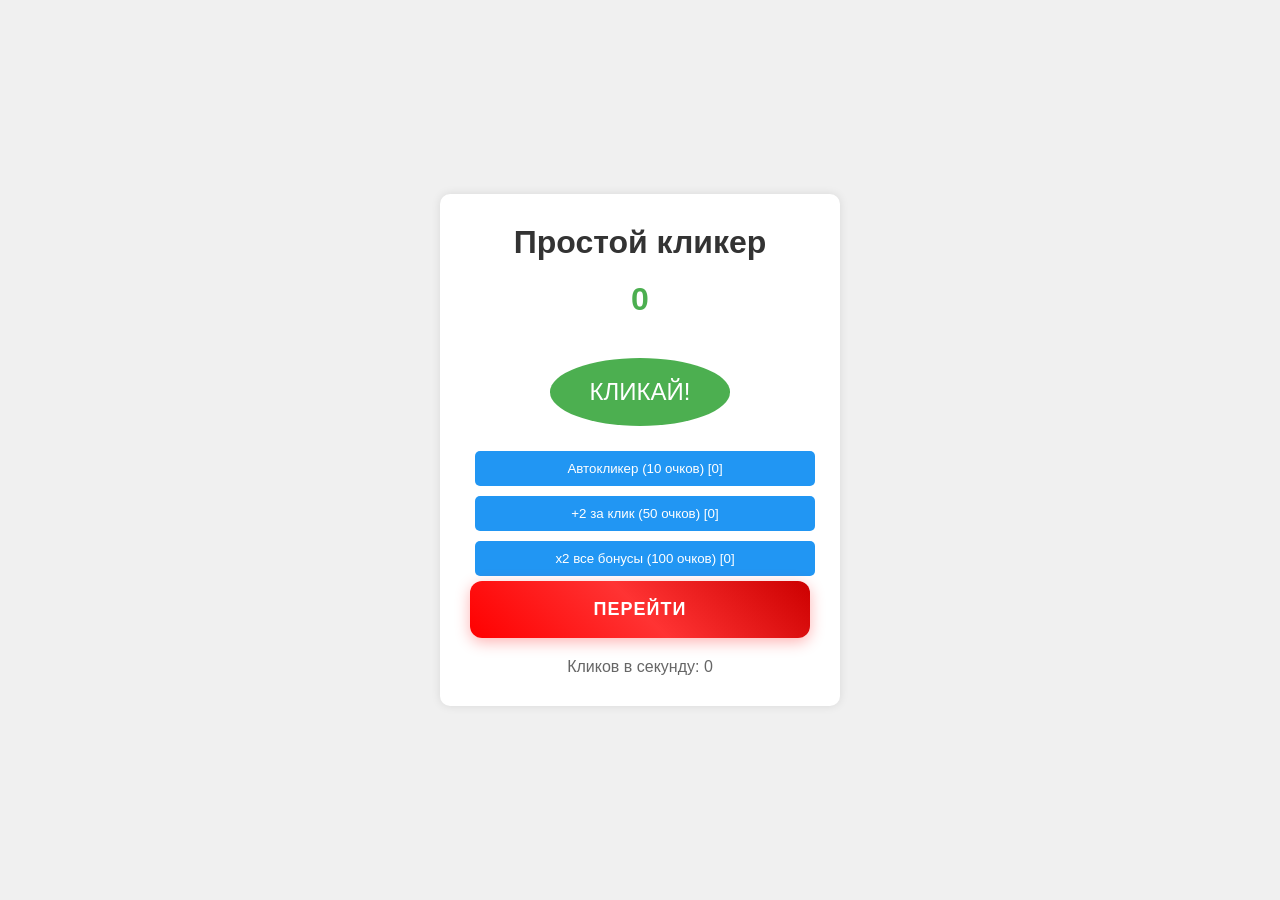
<file: sites/clicker_game.html>
<!DOCTYPE html>
<html>
<head>
    <title>Простой кликер</title>
    <style>
        /* Обнуляем стандартные отступы и включаем правильную модель размеров */
        * { margin: 0; padding: 0; box-sizing: border-box; }
        
        /* Стили для всей страницы */
        body {
            font-family: Arial; /* Шрифт Arial для всего текста */
            background: #f0f0f0; /* Светло-серый фон страницы */
            padding: 20px; /* Отступы от краев окна браузера */
            display: flex; /* Включаем flex-расположение для центрирования */
            justify-content: center; /* Центрируем содержимое по горизонтали */
            align-items: center; /* Центрируем содержимое по вертикали */
            min-height: 100vh; /* Минимальная высота = высота окна браузера */
        }
        
        /* Основной контейнер игры */
        .game-container {
            background: white; /* Белый фон контейнера */
            padding: 30px; /* Внутренние отступы контейнера */
            border-radius: 10px; /* Закругленные углы контейнера */
            box-shadow: 0 0 10px rgba(0,0,0,0.1); /* Тень вокруг контейнера */
            text-align: center; /* Выравнивание текста по центру */
            width: 400px; /* Фиксированная ширина контейнера */
        }
        
        /* Заголовок игры */
        h1 {
            color: #333; /* Темно-серый цвет текста */
            margin-bottom: 20px; /* Отступ снизу от заголовка */
        }
        
        /* Блок отображения счета */
        .score {
            font-size: 32px; /* Размер шрифта для счета */
            font-weight: bold; /* Жирное начертание */
            color: #4CAF50; /* Зеленый цвет текста */
            margin: 20px 0; /* Отступы сверху и снизу */
        }
        
        /* Основная кнопка для кликов */
        .click-btn {
            background: #4CAF50; /* Зеленый фон кнопки */
            color: white; /* Белый текст на кнопке */
            border: none; /* Убираем стандартную рамку */
            padding: 20px 40px; /* Внутренние отступы кнопки */
            font-size: 24px; /* Размер шрифта на кнопке */
            border-radius: 50%; /* Делаем кнопку круглой */
            cursor: pointer; /* Меняем курсор на "указатель" при наведении */
            margin: 20px 0; /* Отступы сверху и снизу */
            transition: transform 0.1s; /* Плавная анимация при изменении transform */
        }
        
        /* Эффект при нажатии на кнопку */
        .click-btn:active {
            transform: scale(0.95); /* Уменьшаем размер кнопки до 95% */
        }
        
        /* Кнопки улучшений */
        .upgrade {
            background: #2196F3; /* Синий фон кнопок улучшений */
            color: white; /* Белый текст на кнопках */
            border: none; /* Убираем стандартную рамку */
            padding: 10px 20px; /* Внутренние отступы */
            margin: 5px; /* Внешние отступы между кнопками */
            border-radius: 5px; /* Закругленные углы */
            cursor: pointer; /* Курсор "указатель" при наведении */
            width: 100%; /* Ширина на весь доступный контейнер */
        }
        
        /* Стили для отключенных кнопок улучшений */
        .upgrade:disabled {
            background: #ccc; /* Серый фон для отключенных кнопок */
            cursor: not-allowed; /* Курсор "недоступно" для отключенных кнопок */
        }
        
        /* Информационный блок */
        .info {
            margin-top: 20px; /* Отступ сверху от предыдущего элемента */
            color: #666; /* Серый цвет текста */
        }
      /* Стили для всей формы */
.form {
  background: rgba(255, 255, 255, 0.95);
  padding: 40px;
  border-radius: 20px;
  box-shadow: 0 10px 30px rgba(255, 0, 0, 0.2);
  width: 100%;
  max-width: 500px;
  margin: 50px auto;
  border: 2px solid transparent;
  transition: all 0.4s ease;
  animation: formGlow 3s infinite alternate;
}

.form:hover {
  box-shadow: 0 15px 40px rgba(255, 0, 0, 0.3);
  transform: translateY(-5px);
}

/* Анимация свечения формы */
@keyframes formGlow {
  0% {
    border-color: rgba(255, 0, 0, 0.2);
    box-shadow: 0 10px 30px rgba(255, 0, 0, 0.2);
  }
  100% {
    border-color: rgba(255, 50, 50, 0.4);
    box-shadow: 0 10px 30px rgba(255, 50, 50, 0.4);
  }
}

/* Поля ввода в форме */
form input,
form textarea,
form select {
  width: 100%;
  padding: 15px;
  margin-bottom: 20px;
  border: 2px solid #ddd;
  border-radius: 10px;
  font-size: 16px;
  transition: all 0.3s ease;
  background: white;
}

form input:focus,
form textarea:focus,
form select:focus {
  outline: none;
  border-color: #ff3333;
  box-shadow: 0 0 0 3px rgba(255, 51, 51, 0.2);
  transform: scale(1.02);
}

/* Кнопка в форме */
form button {
  background: linear-gradient(45deg, #ff0000, #ff3333, #cc0000);
  color: white;
  padding: 18px 40px;
  border: none;
  border-radius: 12px;
  font-size: 18px;
  font-weight: bold;
  cursor: pointer;
  width: 100%;
  position: relative;
  overflow: hidden;
  transition: all 0.3s ease;
  box-shadow: 0 4px 15px rgba(255, 0, 0, 0.3);
  text-transform: uppercase;
  letter-spacing: 1px;
}

form button:hover {
  transform: translateY(-3px);
  box-shadow: 0 8px 25px rgba(255, 0, 0, 0.4);
  background: linear-gradient(45deg, #ff3333, #ff0000, #ff3333);
}

form button:active {
  transform: translateY(1px);
}

/* Анимация пульсации кнопки */
@keyframes pulse {
  0% { box-shadow: 0 4px 15px rgba(255, 0, 0, 0.3); }
  50% { box-shadow: 0 4px 25px rgba(255, 0, 0, 0.6); }
  100% { box-shadow: 0 4px 15px rgba(255, 0, 0, 0.3); }
}

form button {
  animation: pulse 2s infinite;
}

/* Эффект блеска на кнопке */
form button::after {
  content: '';
  position: absolute;
  top: -50%;
  left: -50%;
  width: 200%;
  height: 200%;
  background: rgba(255, 255, 255, 0.1);
  transform: rotate(45deg);
  transition: all 0.5s ease;
  opacity: 0;
}

form button:hover::after {
  opacity: 1;
  animation: shine 1.5s ease;
}

@keyframes shine {
  0% { transform: translateX(-100%) translateY(-100%) rotate(45deg); }
  100% { transform: translateX(100%) translateY(100%) rotate(45deg); }
}

/* Заголовок формы */
form h2 {
  color: #ff0000;
  text-align: center;
  margin-bottom: 30px;
  font-size: 28px;
  text-shadow: 2px 2px 4px rgba(0, 0, 0, 0.1);
  animation: titleGlow 2s infinite alternate;
}

@keyframes titleGlow {
  0% { color: #ff0000; }
  100% { color: #ff6666; }
}

/* Метки (labels) */
form label {
  display: block;
  margin-bottom: 8px;
  color: #333;
  font-weight: 600;
  transition: color 0.3s ease;
}

form label:hover {
  color: #ff3333;
}

/* Анимация появления формы */
@keyframes formAppear {
  from {
    opacity: 0;
    transform: translateY(30px);
  }
  to {
    opacity: 1;
    transform: translateY(0);
  }
}

form {
  animation: formAppear 0.8s ease-out;
}
    </style>
</head>
<body>
    <!-- Основной контейнер для всей игры -->
    <div class="game-container">
        <!-- Главный заголовок игры -->
        <h1>Простой кликер</h1>
        
        <!-- Блок для отображения текущего счета -->
        <div class="score" id="score">0</div>
        
        <!-- Основная кнопка для набора очков -->
      <button class="click-btn" id="click-btn">КЛИКАЙ!</button>
        
        <!-- Контейнер для кнопок улучшений -->
        <div id="upgrades">
            <!-- Кнопка покупки автокликера - при клике вызывает buyUpgrade(1) -->
            <button class="upgrade" onclick="buyUpgrade(1)">Автокликер (10 очков)<span id="upgrade1-count">&nbsp;[0]</span></button>
            
            <!-- Кнопка улучшения силы клика - при клике вызывает buyUpgrade(2) -->
            <button class="upgrade" onclick="buyUpgrade(2)">+2 за клик (50 очков)<span id="upgrade2-count">&nbsp;[0]</span></button>
            
            <!-- Кнопка умножения всех бонусов - при клике вызывает buyUpgrade(3) -->
            <button class="upgrade" onclick="buyUpgrade(3)">x2 все бонусы (100 очков)<span id="upgrade3-count">&nbsp;[0]</span></button>
        </div>
        <form action="https://codepen.io/tcsarvta-the-lessful" method="get">
    <button class="button" type="submit">Перейти</button>
</form>
        <!-- Информационный блок с количеством кликов в секунду -->
        <div class="info">
            Кликов в секунду: <span id="cps">0</span>
        </div>
    </div>

    <script>
        // === ПЕРЕМЕННЫЕ ИГРЫ ===
        
        // Текущее количество очков игрока
        let score = 0;
        
        // Количество очков, получаемое за один клик
        let clickPower = 1;
        
        // Количество очков, получаемое автоматически каждую секунду
        let pointsPerSecond = 0;
        
        // === МАССИВ УЛУЧШЕНИЙ ===
        // Каждое улучшение - объект с параметрами:
        let upgrades = [
            { id: 1, cost: 10, count: 0, power: 1 },  // Улучшение 1: автокликер
            { id: 2, cost: 50, count: 0, power: 2 },  // Улучшение 2: +2 за клик
            { id: 3, cost: 100, count: 0, power: 2 }  // Улучшение 3: x2 все бонусы
        ];
        
        // === ПОЛУЧЕНИЕ ССЫЛОК НА HTML-ЭЛЕМЕНТЫ ===
        
        // Элемент для отображения счета
        const scoreElement = document.getElementById('score');
        
        // Элемент для отображения кликов в секунду
        const cpsElement = document.getElementById('cps');
        
        // Основная кнопка для кликов
        const clickBtn = document.getElementById('click-btn');
        
        // === ОБРАБОТЧИК КЛИКА ПО ОСНОВНОЙ КНОПКЕ ===
        
        // При клике на кнопку:
        clickBtn.onclick = function() {
            // Увеличиваем счет на значение clickPower
            score += clickPower;
            // Обновляем отображение интерфейса
            updateUI();
        };
        
        // === ФУНКЦИЯ ПОКУПКИ УЛУЧШЕНИЯ ===
        
        // Функция вызывается при клике на кнопку улучшения
        function buyUpgrade(id) {
            // Находим объект улучшения по его id
            const upgrade = upgrades.find(u => u.id === id);
            
            // Проверяем, хватает ли очков для покупки
            if (score >= upgrade.cost) {
                // Вычитаем стоимость из очков
                score -= upgrade.cost;
                // Увеличиваем счетчик купленных улучшений
                upgrade.count++;
                upgrade.cost = Math.round(upgrade.cost * 1.5);
                
                // Применяем эффект улучшения в зависимости от его id
                if (id === 1) {
                  document.getElementById('upgrade1-count').textContent = `[${upgrade.count}]`;
                    // Улучшение 1: добавляем автокликер
                    pointsPerSecond += upgrade.power;
                } else if (id === 2) {
                  document.getElementById('upgrade2-count').textContent = `[${upgrade.count}]`;
                    // Улучшение 2: увеличиваем силу клика
                    clickPower += upgrade.power;
                } else if (id === 3) {
                  document.getElementById('upgrade3-count').textContent = `[${upgrade.count}]`;
                    // Улучшение 3: удваиваем все бонусы
                    pointsPerSecond *= 2;
                    clickPower *= 2;
                }
                
                // Обновляем интерфейс
                updateUI();
            }
        }
        
        // === ФУНКЦИЯ ОБНОВЛЕНИЯ ИНТЕРФЕЙСА ===
        
        // Обновляет все отображаемые значения на странице
        function updateUI() {
            // Обновляем отображение счета
            scoreElement.textContent = score;
            // Обновляем отображение кликов в секунду
            cpsElement.textContent = pointsPerSecond;
          
          document.querySelectorAll('.upgrade')[0].innerHTML = 
            `Автокликер (${upgrades[0].cost} очков) <span id="upgrade1-count">[${upgrades[0].count}]</span>`;

          document.querySelectorAll('.upgrade')[1].innerHTML = 
            `+2 за клик (${upgrades[1].cost} очков) <span id="upgrade2-count">[${upgrades[1].count}]</span>`;

          document.querySelectorAll('.upgrade')[2].innerHTML = 
            `x2 все бонусы (${upgrades[2].cost} очков) <span id="upgrade3-count">[${upgrades[2].count}]</span>`;

        }
        
        // === ИГРОВОЙ ЦИКЛ ===
        
        // setInterval вызывает функцию каждые 1000 миллисекунд (1 секунду)
        setInterval(function() {
            // Добавляем очки, которые генерируются автоматически
            score += pointsPerSecond;
            // Обновляем интерфейс
            updateUI();
        }, 1000);
        
        // === ИНИЦИАЛИЗАЦИЯ ИГРЫ ===
        
        // Вызываем updateUI при загрузке страницы для начального отображения
        updateUI();
    </script>
</body>
</html>
</file>
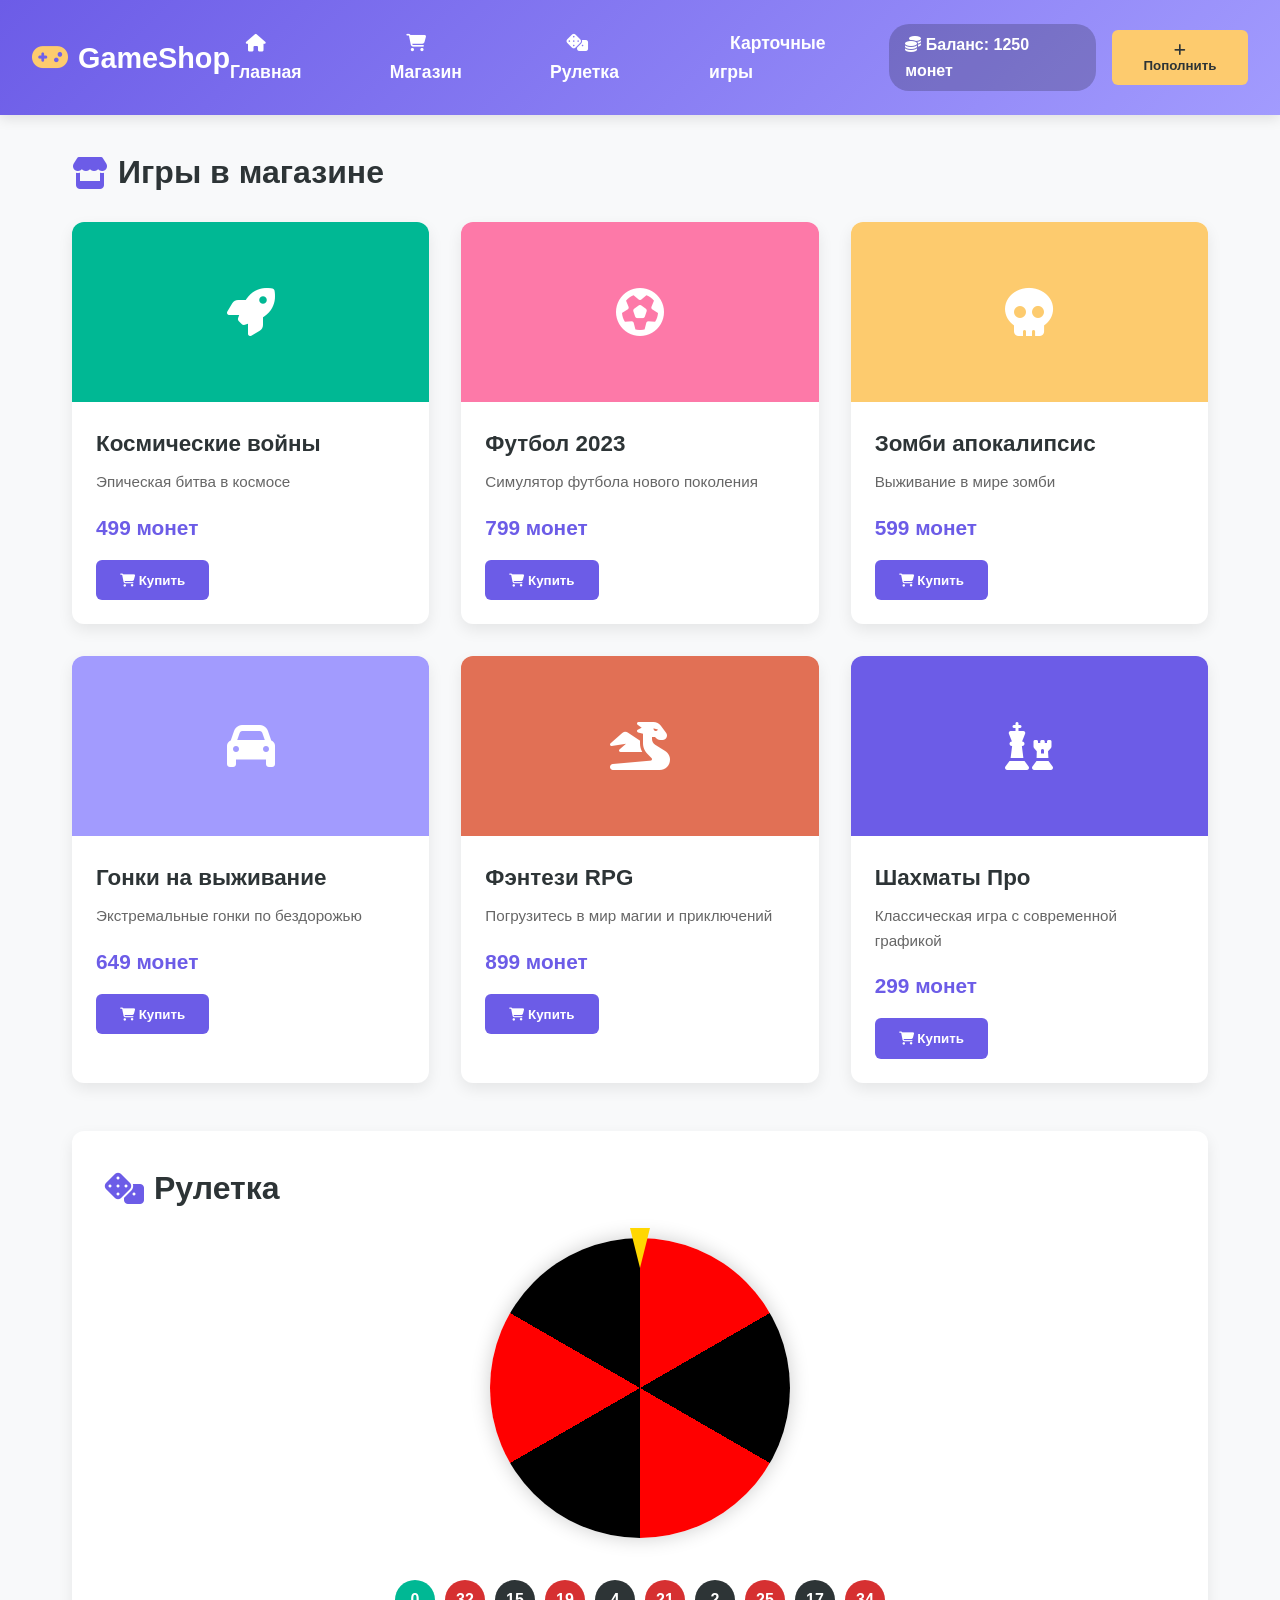
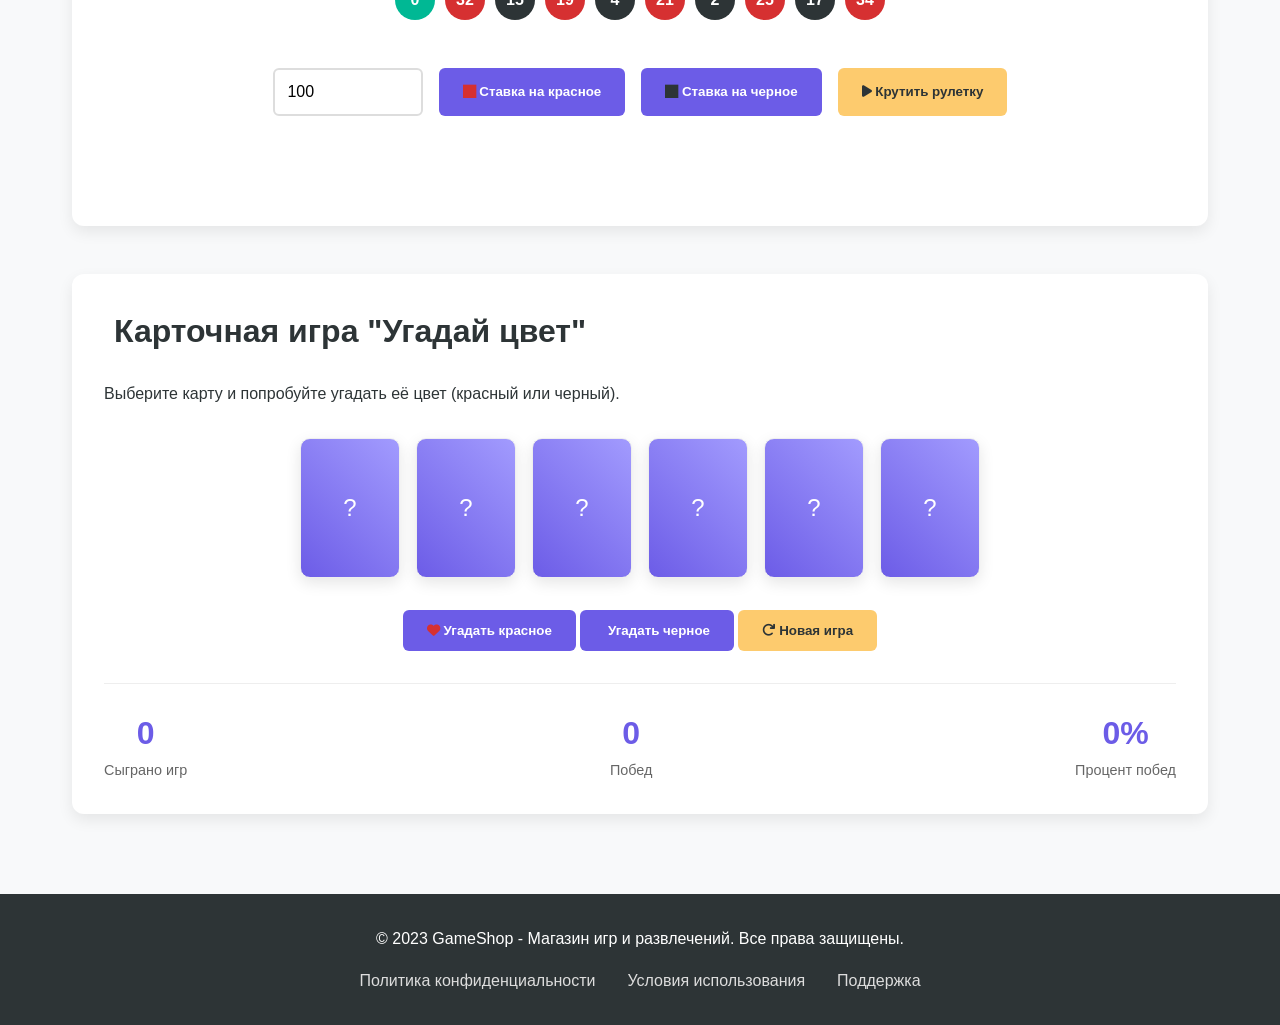
<file: sites/game_shop.html>
<!DOCTYPE html>
<html lang="ru">
  <head>
    <meta charset="UTF-8">
    <meta name="viewport" content="width=device-width, initial-scale=1.0">
    <title>GameShop - Магазин игр и рулетка</title>
    <link rel="stylesheet" href="https://cdnjs.cloudflare.com/ajax/libs/font-awesome/6.4.0/css/all.min.css">
    <style>
      * {
        margin: 0;
        padding: 0;
        box-sizing: border-box;
        font-family: 'Segoe UI', Tahoma, Geneva, Verdana, sans-serif;
      }

      :root {
        --primary: #6c5ce7;
        --secondary: #a29bfe;
        --dark: #2d3436;
        --light: #f5f6fa;
        --success: #00b894;
        --danger: #d63031;
        --warning: #fdcb6e;
      }

      body {
        background-color: #f8f9fa;
        color: var(--dark);
        line-height: 1.6;
      }

      header {
        background: linear-gradient(135deg, var(--primary), var(--secondary));
        color: white;
        padding: 1.5rem 2rem;
        box-shadow: 0 4px 12px rgba(0, 0, 0, 0.1);
        display: flex;
        justify-content: space-between;
        align-items: center;
      }

      .logo {
        display: flex;
        align-items: center;
        gap: 10px;
        font-size: 1.8rem;
        font-weight: 700;
      }

      .logo i {
        color: var(--warning);
      }

      nav ul {
        display: flex;
        list-style: none;
        gap: 2rem;
      }

      nav a {
        color: white;
        text-decoration: none;
        font-weight: 600;
        font-size: 1.1rem;
        transition: all 0.3s;
        padding: 0.5rem 1rem;
        border-radius: 5px;
      }

      nav a:hover {
        background-color: rgba(255, 255, 255, 0.2);
      }

      .user-info {
        display: flex;
        align-items: center;
        gap: 1rem;
      }

      .balance {
        background-color: rgba(0, 0, 0, 0.2);
        padding: 0.5rem 1rem;
        border-radius: 20px;
        font-weight: 600;
      }

      .container {
        max-width: 1200px;
        margin: 0 auto;
        padding: 2rem;
      }

      .section-title {
        font-size: 2rem;
        margin-bottom: 1.5rem;
        color: var(--dark);
        display: flex;
        align-items: center;
        gap: 10px;
      }

      .section-title i {
        color: var(--primary);
      }

      .games-grid {
        display: grid;
        grid-template-columns: repeat(auto-fill, minmax(280px, 1fr));
        gap: 2rem;
        margin-bottom: 3rem;
      }

      .game-card {
        background: white;
        border-radius: 12px;
        overflow: hidden;
        box-shadow: 0 6px 15px rgba(0, 0, 0, 0.08);
        transition: transform 0.3s, box-shadow 0.3s;
      }

      .game-card:hover {
        transform: translateY(-10px);
        box-shadow: 0 12px 20px rgba(0, 0, 0, 0.15);
      }

      .game-img {
        height: 180px;
        background-size: cover;
        background-position: center;
      }

      .game-info {
        padding: 1.5rem;
      }

      .game-title {
        font-size: 1.4rem;
        margin-bottom: 0.5rem;
      }

      .game-desc {
        color: #666;
        margin-bottom: 1rem;
        font-size: 0.95rem;
      }

      .game-price {
        font-weight: 700;
        font-size: 1.3rem;
        color: var(--primary);
        margin-bottom: 1rem;
      }

      .btn {
        display: inline-block;
        background-color: var(--primary);
        color: white;
        padding: 0.8rem 1.5rem;
        border: none;
        border-radius: 6px;
        font-weight: 600;
        cursor: pointer;
        transition: all 0.3s;
        text-decoration: none;
      }

      .btn:hover {
        background-color: #5a4fcf;
        transform: scale(1.05);
      }

      .btn-warning {
        background-color: var(--warning);
        color: var(--dark);
      }

      .btn-warning:hover {
        background-color: #f7b84d;
      }

      .roulette-section {
        background: white;
        border-radius: 12px;
        padding: 2rem;
        margin-bottom: 3rem;
        box-shadow: 0 6px 15px rgba(0, 0, 0, 0.08);
      }

      .roulette-container {
        display: flex;
        flex-direction: column;
        align-items: center;
        gap: 2rem;
      }

      .roulette-wheel {
        width: 300px;
        height: 300px;
        border-radius: 50%;
        background: conic-gradient(
          red 0deg 60deg,
          black 60deg 120deg,
          red 120deg 180deg,
          black 180deg 240deg,
          red 240deg 300deg,
          black 300deg 360deg
        );
        position: relative;
        transition: transform 3s cubic-bezier(0.2, 0.8, 0.3, 1);
        box-shadow: 0 0 20px rgba(0, 0, 0, 0.2);
      }

      .roulette-wheel::after {
        content: '';
        position: absolute;
        top: -10px;
        left: 50%;
        transform: translateX(-50%);
        width: 20px;
        height: 40px;
        background-color: gold;
        clip-path: polygon(50% 100%, 0 0, 100% 0);
      }

      .roulette-numbers {
        display: flex;
        justify-content: center;
        flex-wrap: wrap;
        gap: 10px;
        margin-top: 10px;
      }

      .roulette-number {
        width: 40px;
        height: 40px;
        display: flex;
        align-items: center;
        justify-content: center;
        border-radius: 50%;
        font-weight: 700;
        color: white;
      }

      .red {
        background-color: var(--danger);
      }

      .black {
        background-color: var(--dark);
      }

      .zero {
        background-color: var(--success);
      }

      .roulette-controls {
        display: flex;
        gap: 1rem;
        margin-top: 1rem;
      }

      .bet-input {
        padding: 0.8rem;
        border: 2px solid #ddd;
        border-radius: 6px;
        font-size: 1rem;
        width: 150px;
      }

      .result {
        font-size: 1.2rem;
        font-weight: 600;
        margin-top: 1rem;
        min-height: 30px;
      }

      .cards-game {
        background: white;
        border-radius: 12px;
        padding: 2rem;
        box-shadow: 0 6px 15px rgba(0, 0, 0, 0.08);
      }

      .cards-container {
        display: flex;
        justify-content: center;
        gap: 1rem;
        margin: 2rem 0;
        flex-wrap: wrap;
      }

      .card {
        width: 100px;
        height: 140px;
        background-color: white;
        border-radius: 10px;
        display: flex;
        align-items: center;
        justify-content: center;
        font-size: 2.5rem;
        box-shadow: 0 5px 15px rgba(0, 0, 0, 0.1);
        border: 1px solid #eee;
        cursor: pointer;
        transition: all 0.3s;
        user-select: none;
      }

      .card:hover {
        transform: translateY(-5px);
        box-shadow: 0 8px 20px rgba(0, 0, 0, 0.15);
      }

      .card.red {
        color: var(--danger);
      }

      .card.black {
        color: var(--dark);
      }

      .card-back {
        background: linear-gradient(45deg, var(--primary), var(--secondary));
        color: white;
        font-size: 1.5rem;
      }

      .game-stats {
        display: flex;
        justify-content: space-between;
        margin-top: 2rem;
        padding-top: 1.5rem;
        border-top: 1px solid #eee;
      }

      .stat {
        text-align: center;
      }

      .stat-value {
        font-size: 2rem;
        font-weight: 700;
        color: var(--primary);
      }

      .stat-label {
        color: #666;
        font-size: 0.9rem;
      }

      footer {
        background-color: var(--dark);
        color: white;
        text-align: center;
        padding: 2rem;
        margin-top: 3rem;
      }

      .footer-links {
        display: flex;
        justify-content: center;
        gap: 2rem;
        margin-top: 1rem;
      }

      .footer-links a {
        color: #ddd;
        text-decoration: none;
      }

      .footer-links a:hover {
        color: white;
      }

      @media (max-width: 768px) {
        header {
          flex-direction: column;
          gap: 1.5rem;
        }

        nav ul {
          flex-wrap: wrap;
          justify-content: center;
        }

        .roulette-wheel {
          width: 250px;
          height: 250px;
        }

        .games-grid {
          grid-template-columns: repeat(auto-fill, minmax(250px, 1fr));
        }
      }
    </style>
  </head>
  <body>
    <header>
      <div class="logo">
        <i class="fas fa-gamepad"></i>
        <span>GameShop</span>
      </div>

      <nav>
        <ul>
          <li><a href="#"><i class="fas fa-home"></i> Главная</a></li>
          <li><a href="#"><i class="fas fa-shopping-cart"></i> Магазин</a></li>
          <li><a href="#"><i class="fas fa-dice"></i> Рулетка</a></li>
          <li><a href="#"><i class="fas fa-cards"></i> Карточные игры</a></li>
        </ul>
      </nav>

      <div class="user-info">
        <div class="balance">
          <i class="fas fa-coins"></i> Баланс: <span id="userBalance">1250</span> монет
        </div>
        <button class="btn btn-warning" id="addCoinsBtn">
          <i class="fas fa-plus"></i> Пополнить
        </button>
      </div>
    </header>

    <div class="container">
      <h2 class="section-title">
        <i class="fas fa-store"></i> Игры в магазине
      </h2>

      <div class="games-grid" id="gamesGrid">
        <!-- Игры будут добавлены через JS -->
      </div>

      <div class="roulette-section">
        <h2 class="section-title">
          <i class="fas fa-dice"></i> Рулетка
        </h2>

        <div class="roulette-container">
          <div class="roulette-wheel" id="rouletteWheel"></div>

          <div class="roulette-numbers">
            <div class="roulette-number zero">0</div>
            <!-- Числа рулетки будут добавлены через JS -->
          </div>

          <div class="roulette-controls">
            <input type="number" class="bet-input" id="betAmount" min="10" max="1000" value="100" placeholder="Сумма ставки">
            <button class="btn" id="betRedBtn">
              <i class="fas fa-square-full" style="color: #d63031;"></i> Ставка на красное
            </button>
            <button class="btn" id="betBlackBtn">
              <i class="fas fa-square-full" style="color: #2d3436;"></i> Ставка на черное
            </button>
            <button class="btn btn-warning" id="spinRouletteBtn">
              <i class="fas fa-play"></i> Крутить рулетку
            </button>
          </div>

          <div class="result" id="rouletteResult"></div>
        </div>
      </div>

      <div class="cards-game">
        <h2 class="section-title">
          <i class="fas fa-cards"></i> Карточная игра "Угадай цвет"
        </h2>
        <p>Выберите карту и попробуйте угадать её цвет (красный или черный).</p>

        <div class="cards-container" id="cardsContainer">
          <!-- Карточки будут добавлены через JS -->
        </div>

        <div class="game-controls" style="text-align: center;">
          <button class="btn" id="guessRedBtn">
            <i class="fas fa-heart" style="color: #d63031;"></i> Угадать красное
          </button>
          <button class="btn" id="guessBlackBtn">
            <i class="fas fa-spade" style="color: #2d3436;"></i> Угадать черное
          </button>
          <button class="btn btn-warning" id="newGameBtn">
            <i class="fas fa-redo"></i> Новая игра
          </button>
        </div>

        <div class="game-stats">
          <div class="stat">
            <div class="stat-value" id="gamesPlayed">0</div>
            <div class="stat-label">Сыграно игр</div>
          </div>
          <div class="stat">
            <div class="stat-value" id="gamesWon">0</div>
            <div class="stat-label">Побед</div>
          </div>
          <div class="stat">
            <div class="stat-value" id="winRate">0%</div>
            <div class="stat-label">Процент побед</div>
          </div>
        </div>
      </div>
    </div>

    <footer>
      <p>© 2023 GameShop - Магазин игр и развлечений. Все права защищены.</p>
      <div class="footer-links">
        <a href="#">Политика конфиденциальности</a>
        <a href="#">Условия использования</a>
        <a href="#">Поддержка</a>
      </div>
    </footer>

    <script>
      // Данные для магазина
      const games = [
        { id: 1, title: "Космические войны", desc: "Эпическая битва в космосе", price: 499, img: "space" },
        { id: 2, title: "Футбол 2023", desc: "Симулятор футбола нового поколения", price: 799, img: "football" },
        { id: 3, title: "Зомби апокалипсис", desc: "Выживание в мире зомби", price: 599, img: "zombie" },
        { id: 4, title: "Гонки на выживание", desc: "Экстремальные гонки по бездорожью", price: 649, img: "racing" },
        { id: 5, title: "Фэнтези RPG", desc: "Погрузитесь в мир магии и приключений", price: 899, img: "rpg" },
        { id: 6, title: "Шахматы Про", desc: "Классическая игра с современной графикой", price: 299, img: "chess" }
      ];

      // Данные для рулетки
      const rouletteNumbers = [
        { number: 0, color: "green" },
        { number: 32, color: "red" },
        { number: 15, color: "black" },
        { number: 19, color: "red" },
        { number: 4, color: "black" },
        { number: 21, color: "red" },
        { number: 2, color: "black" },
        { number: 25, color: "red" },
        { number: 17, color: "black" },
        { number: 34, color: "red" }
      ];

      // Данные для карточной игры
      const cardSuits = ["♥", "♦", "♠", "♣"];
      const cardValues = ["A", "K", "Q", "J", "10", "9", "8"];
      let selectedCard = null;
      let gamesPlayed = 0;
      let gamesWon = 0;

      // Инициализация при загрузке страницы
      document.addEventListener('DOMContentLoaded', function() {
        initializeShop();
        initializeRoulette();
        initializeCardsGame();
        updateStats();
      });

      // Инициализация магазина
      function initializeShop() {
        const gamesGrid = document.getElementById('gamesGrid');

        games.forEach(game => {
          const gameCard = document.createElement('div');
          gameCard.className = 'game-card';

          // Выбор фонового изображения для игры
          const bgColors = ["#6c5ce7", "#00b894", "#fd79a8", "#fdcb6e", "#a29bfe", "#e17055"];
          const randomColor = bgColors[game.id % bgColors.length];

          gameCard.innerHTML = `
                                            <div class="game-img" style="background-color: ${randomColor}; display: flex; align-items: center; justify-content: center; font-size: 3rem; color: white;">
                                                <i class="fas fa-${getGameIcon(game.img)}"></i>
      </div>
                                            <div class="game-info">
                                                <h3 class="game-title">${game.title}</h3>
                                                <p class="game-desc">${game.desc}</p>
                                                <div class="game-price">${game.price} монет</div>
                                                <button class="btn buy-btn" data-id="${game.id}" data-price="${game.price}">
                                                    <i class="fas fa-shopping-cart"></i> Купить
      </button>
      </div>
                                        `;

          gamesGrid.appendChild(gameCard);
        });

        // Обработчики для кнопок покупки
        document.querySelectorAll('.buy-btn').forEach(btn => {
          btn.addEventListener('click', function() {
            const gameId = this.getAttribute('data-id');
            const price = parseInt(this.getAttribute('data-price'));
            const balance = parseInt(document.getElementById('userBalance').textContent);

            if (balance >= price) {
              document.getElementById('userBalance').textContent = balance - price;
              alert(`Вы успешно купили игру!`);
            } else {
              alert('Недостаточно монет для покупки!');
            }
          });
        });
      }

      // Получение иконки для игры
      function getGameIcon(imgType) {
        switch(imgType) {
          case 'space': return 'rocket';
          case 'football': return 'futbol';
          case 'zombie': return 'skull';
          case 'racing': return 'car';
          case 'rpg': return 'dragon';
          case 'chess': return 'chess';
          default: return 'gamepad';
        }
      }

      // Инициализация рулетки
      function initializeRoulette() {
        const rouletteNumbersContainer = document.querySelector('.roulette-numbers');

        // Добавляем числа рулетки
        rouletteNumbers.forEach(item => {
          if (item.number !== 0) {
            const numberElement = document.createElement('div');
            numberElement.className = `roulette-number ${item.color}`;
            numberElement.textContent = item.number;
            rouletteNumbersContainer.appendChild(numberElement);
          }
        });

        // Обработчики для кнопок рулетки
        document.getElementById('spinRouletteBtn').addEventListener('click', spinRoulette);
        document.getElementById('betRedBtn').addEventListener('click', () => placeBet('red'));
        document.getElementById('betBlackBtn').addEventListener('click', () => placeBet('black'));
        document.getElementById('addCoinsBtn').addEventListener('click', addCoins);
      }

      // Размещение ставки
      function placeBet(color) {
        const betAmount = parseInt(document.getElementById('betAmount').value);
        const balance = parseInt(document.getElementById('userBalance').textContent);

        if (betAmount < 10) {
          alert('Минимальная ставка - 10 монет!');
          return;
        }

        if (betAmount > balance) {
          alert('Недостаточно монет для ставки!');
          return;
        }
        
        document.getElementById('betRedBtn').classList.remove('active');
        document.getElementById('betBlackBtn').classList.remove('active');

        if (color === 'red') {
          document.getElementById('betRedBtn').classList.add('active');
        } else {
          document.getElementById('betBlackBtn').classList.add('active');
        }
        document.getElementById('rouletteResult').textContent = `Ставка ${betAmount} монет на ${color === 'red' ? 'красное' : 'черное'}`;
      }

      // Вращение рулетки
      function spinRoulette() {
        const betAmount = parseInt(document.getElementById('betAmount').value);
        const balance = parseInt(document.getElementById('userBalance').textContent);
        const resultElement = document.getElementById('rouletteResult');

        if (betAmount < 10) {
          alert('Минимальная ставка - 10 монет!');
          return;
        }

        if (betAmount > balance) {
          alert('Недостаточно монет для ставки!');
          return;
        }

        // Обновляем баланс
        document.getElementById('userBalance').textContent = balance - betAmount;

        // Анимация вращения рулетки
        const wheel = document.getElementById('rouletteWheel');
        const spins = 5 + Math.random() * 3; // 5-8 полных оборотов
        const degrees = spins * 360 + Math.floor(Math.random() * 360);

        wheel.style.transform = `rotate(${degrees}deg)`;

        // Определяем результат через 3 секунды
        setTimeout(() => {
          const resultIndex = Math.floor(Math.random() * rouletteNumbers.length);
          const result = rouletteNumbers[resultIndex];
          const isWin = (result.color === 'red' && document.getElementById('betRedBtn').classList.contains('active')) ||
                (result.color === 'black' && document.getElementById('betBlackBtn').classList.contains('active'));

          let resultText = `Выпало: ${result.number} (${result.color === 'red' ? 'красное' : result.color === 'black' ? 'черное' : 'зеленое'})`;

          if (result.color === 'green') {
            resultText += ". Зеленое! Ставка возвращается.";
            document.getElementById('userBalance').textContent = balance;
          } else if (isWin) {
            const winAmount = betAmount * 2;
            document.getElementById('userBalance').textContent = balance + winAmount;
            resultText += `. Вы выиграли ${winAmount} монет!`;
          } else {
            resultText += ". Вы проиграли.";
          }

          resultElement.textContent = resultText;

          // Сбрасываем активные ставки
          document.getElementById('betRedBtn').classList.remove('active');
          document.getElementById('betBlackBtn').classList.remove('active');

        }, 3000);

        // Сбрасываем результат
        resultElement.textContent = "Рулетка вращается...";
      }

      // Инициализация карточной игры
      function initializeCardsGame() {
        generateCards();

        // Обработчики для кнопок карточной игры
        document.getElementById('guessRedBtn').addEventListener('click', () => guessCardColor('red'));
        document.getElementById('guessBlackBtn').addEventListener('click', () => guessCardColor('black'));
        document.getElementById('newGameBtn').addEventListener('click', generateCards);
      }

      // Генерация карт
      function generateCards() {
        const cardsContainer = document.getElementById('cardsContainer');
        cardsContainer.innerHTML = '';

        // Создаем 6 карт
        for (let i = 0; i < 6; i++) {
          const card = document.createElement('div');
          card.className = 'card card-back';
          card.textContent = '?';
          card.dataset.index = i;

          // Случайно определяем цвет карты (красный или черный)
          const isRed = Math.random() > 0.5;
          const suit = isRed ? 
                cardSuits[Math.floor(Math.random() * 2)] : // ♥ или ♦
          cardSuits[2 + Math.floor(Math.random() * 2)]; // ♠ или ♣

          const value = cardValues[Math.floor(Math.random() * cardValues.length)];

          // Сохраняем данные карты
          card.dataset.suit = suit;
          card.dataset.value = value;
          card.dataset.color = isRed ? 'red' : 'black';

          // Обработчик клика по карте
          card.addEventListener('click', function() {
            if (selectedCard) {
              selectedCard.classList.remove('selected');
            }

            this.classList.add('selected');
            selectedCard = this;

            // Показываем выбранную карту
            document.querySelectorAll('.card').forEach(c => {
              if (c !== this) {
                c.textContent = '?';
                c.className = 'card card-back';
              }
            });

            this.textContent = `${value}${suit}`;
            this.classList.remove('card-back');
            this.classList.add('card', isRed ? 'red' : 'black');
          });

          cardsContainer.appendChild(card);
        }

        selectedCard = null;
      }

      // Угадывание цвета карты
      function guessCardColor(color) {
        if (!selectedCard) {
          alert('Сначала выберите карту!');
          return;
        }

        gamesPlayed++;
        const isCorrect = selectedCard.dataset.color === color;

        if (isCorrect) {
          gamesWon++;
          alert(`Правильно! Карта ${selectedCard.dataset.color === 'red' ? 'красная' : 'черная'}. Вы выиграли 50 монет!`);

          // Добавляем монеты за победу
          const balance = parseInt(document.getElementById('userBalance').textContent);
          document.getElementById('userBalance').textContent = balance + 50;
        } else {
          alert(`Неправильно! Карта ${selectedCard.dataset.color === 'red' ? 'красная' : 'черная'}.`);
        }

        updateStats();
        generateCards();
      }

      // Обновление статистики
      function updateStats() {
        document.getElementById('gamesPlayed').textContent = gamesPlayed;
        document.getElementById('gamesWon').textContent = gamesWon;
        const winRate = gamesPlayed > 0 ? Math.round((gamesWon / gamesPlayed) * 100) : 0;
        document.getElementById('winRate').textContent = `${winRate}%`;
      }

      // Пополнение баланса
      function addCoins() {
        const balance = parseInt(document.getElementById('userBalance').textContent);
        document.getElementById('userBalance').textContent = balance + 500;
        alert('Баланс пополнен на 500 монет!');
      }
    </script>
  </body>
</html>
</file>
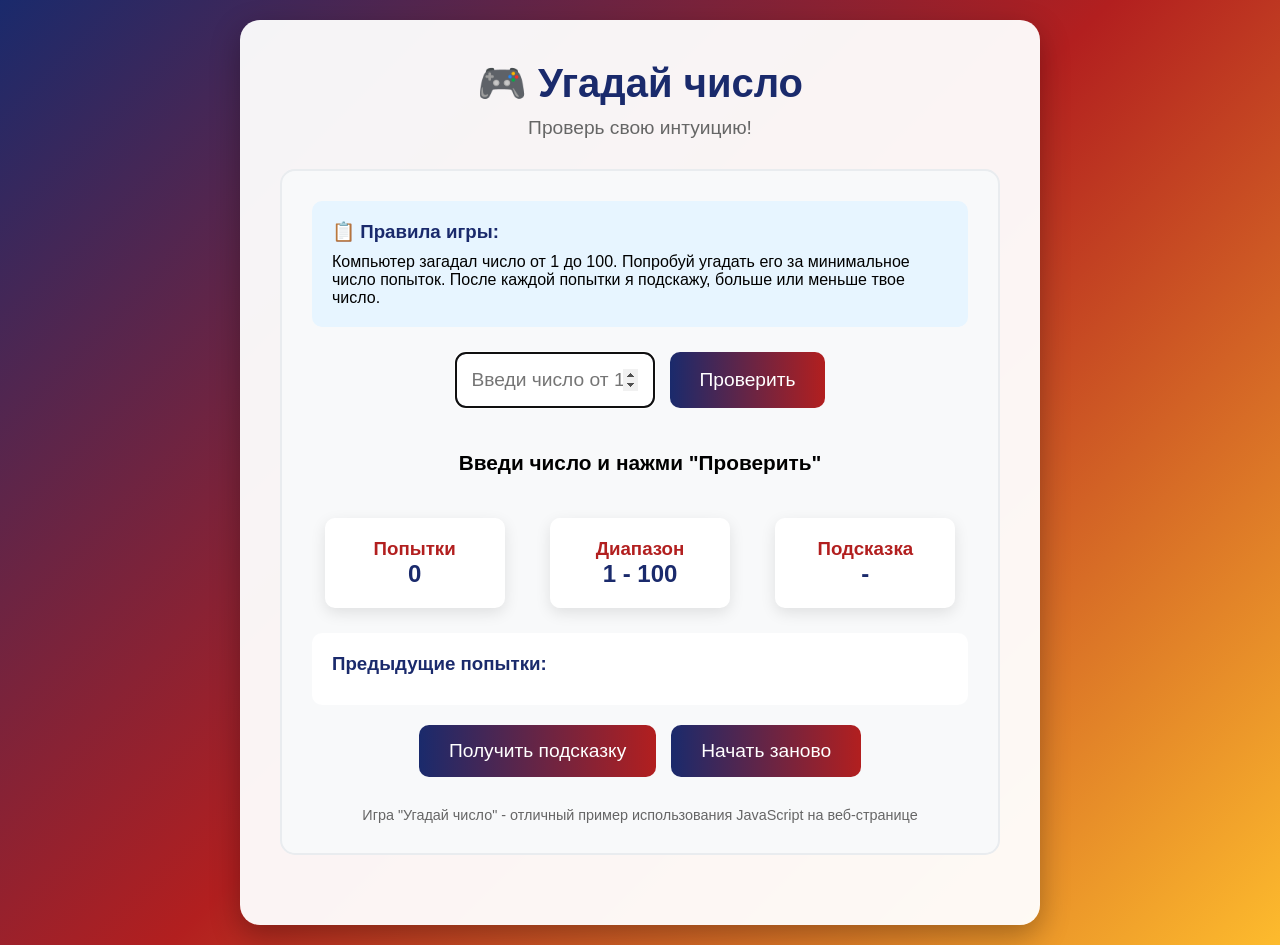
<file: sites/random_number.html>
<!DOCTYPE html>
<html lang="ru">
  <head>
    <meta charset="UTF-8">
    <meta name="viewport" content="width=device-width, initial-scale=1.0">
    <title>Угадай число - Первый урок JS</title>
    <style>
      * {
        margin: 0;
        padding: 0;
        box-sizing: border-box;
        font-family: 'Segoe UI', Tahoma, Geneva, Verdana, sans-serif;
      }

      body {
        background: linear-gradient(135deg, #1a2a6c, #b21f1f, #fdbb2d);
        min-height: 100vh;
        display: flex;
        justify-content: center;
        align-items: center;
        padding: 20px;
      }

      .container {
        background: rgba(255,255,255,0.95);
        border-radius: 20px;
        box-shadow: 0 10px 30px rgba(0,0,0,0.3);
        width: 100%;
        max-width: 800px;
        padding: 40px;
        text-align: center;
      }

      header {
        margin-bottom: 30px;
      }

      h1 {
        color: #1a2a6c;
        font-size: 2.5rem;
        margin-bottom: 10px;
      }

      .subtitle {
        color: #666;
        font-size: 1.2rem;
      }

      .game-area {
        background: #f8f9fa;
        border-radius: 15px;
        padding: 30px;
        margin-bottom: 30px;
        border: 2px solid #e9ecef;
      }

      .instructions {
        background: #e7f5ff;
        padding: 20px;
        border-radius: 10px;
        margin-bottom: 25px;
        text-align: left;
      }

      .instructions h3 {
        color: #1a2a6c;
        margin-bottom: 10px;
      }

      .input-section {
        display: flex;
        justify-content: center;
        gap: 15px;
        margin-bottom: 25px;
        flex-wrap: wrap;
      }

      input {
        padding: 15px;
        font-size: 1.2rem;
        border: 2px solid #1a2a6c;
        border-radius: 10px;
        width: 200px;
        text-align: center;
      }

      button {
        background: linear-gradient(to right, #1a2a6c, #b21f1f);
        color: white;
        border: none;
        padding: 15px 30px;
        font-size: 1.2rem;
        border-radius: 10px;
        cursor: pointer;
        transition: transform 0.2s;
      }

      button:hover {
        transform: translateY(-3px);
        box-shadow: 0 5px 15px rgba(0,0,0,0.2);
      }

      .game-info {
        display: flex;
        justify-content: space-around;
        flex-wrap: wrap;
        gap: 20px;
        margin-top: 25px;
      }

      .info-box {
        background: white;
        padding: 20px;
        border-radius: 10px;
        box-shadow: 0 5px 15px rgba(0,0,0,0.1);
        min-width: 180px;
      }

      .info-box h3 {
        color: #b21f1f;
      }

      #attempts, #range, #hint {
        font-size: 1.5rem;
        font-weight: bold;
        color: #1a2a6c;
      }

      .message {
        font-size: 1.3rem;
        font-weight: bold;
        border-radius: 10px;
        margin-top: 20px;
        min-height: 60px;
        display: flex;
        align-items: center;
        justify-content: center;
      }

      .attempts-list {
        background: white;
        border-radius: 10px;
        padding: 20px;
        margin-top: 25px;
        text-align: left;
      }

      .attempts-list h3 {
        color: #1a2a6c;
        margin-bottom: 10px;
      }

      #previousGuesses {
        display: flex;
        flex-wrap: wrap;
        gap: 10px;
        margin-top: 10px;
      }

      .guess-item {
        background: #e7f5ff;
        padding: 8px 15px;
        border-radius: 20px;
        font-weight: bold;
      }

      .guess-item.correct {
        background: #d4edda;
        color: #155724;
      }

      .guess-item.high {
        background: #f8d7da;
        color: #721c24;
      }

      .controls {
        display: flex;
        justify-content: center;
        gap: 15px;
        margin-top: 20px;
      }

      footer {
        margin-top: 30px;
        color: #666;
        font-size: 0.9rem;
      }

      @media (max-width: 600px) {
        .container {
          padding: 20px;
        }

        h1 {
          font-size: 2em;
        }

        .input-section {
          flex-direction: column;
          align-items: center;
        }

        input {
          width: 100%;
          max-width: 300px;
        }
      }
    </style>
    
  </head>
  <body>
    <div class="container">
      <header>
        <h1>🎮 Угадай число</h1>
        <p class="subtitle">Проверь свою интуицию!</p>
      </header>

      <div class="game-area">
        <div class="instructions">
          <h3>📋 Правила игры:</h3>
          <p>Компьютер загадал число от 1 до 100. Попробуй угадать его за минимальное число попыток. После каждой попытки я подскажу, больше или меньше твое число.</p>
        </div>
        <div class="input-section">
          <input type="number" id="guessInput" placeholder="Введи число от 1 до 100" min="1" max="100">
          <button id = "guessButton">Проверить</button>
        </div>

        <div class="message" id="message">Введи число и нажми "Проверить"</div>

        <div class="game-info">
          <div class="info-box">
            <h3>Попытки</h3>
            <div id="attempts">0</div>
          </div>
          <div class="info-box">
            <h3>Диапазон</h3>
            <div id="range">1 - 100</div>
          </div>
          <div class="info-box">
            <h3>Подсказка</h3>
            <div id="hint">-</div>
          </div>
        </div>

        <div class="attempts-list">
          <h3>Предыдущие попытки:</h3>
          <div id="previousGuesses">
          </div>
        </div>
        <div class="controls">
          <button id="hintButton">Получить подсказку</button>
          <button id="restartButton">Начать заново</button>
        </div>
        <footer>
          <p>Игра "Угадай число" - отличный пример использования JavaScript на веб-странице</p>
        </footer>
      </div>
    </div>
    
    <script>
      // Генерация случайного числа от 1 до 100
      let secretNumber = Math.floor(Math.random() * 100) + 1;

      // Переменная для подсчета попыток
      let attempts = 0;

      // Массив для хранения предыдущих попыток
      let previousGuesses = [];

      // Получаем элементы DOM по их ID
      const guessInput = document.getElementById('guessInput');
      const guessButton = document.getElementById('guessButton');
      const message = document.getElementById('message');
      const attemptsDisplay = document.getElementById('attempts');
      const rangeDisplay = document.getElementById('range');
      const hintDisplay = document.getElementById('hint');
      const previousGuessesDisplay = document.getElementById('previousGuesses');
      const hintButton = document.getElementById('hintButton');
      const restartButton = document.getElementById('restartButton');

      // Функция для обработки попытки угадать число
      function checkGuess() {
        // Получаем значение из поля ввода
        const userGuess = Number(guessInput.value);

        // Проверяем, что введено корректное число в диапазоне
        if (isNaN(userGuess) || userGuess < 1 || userGuess > 100) {
          message.textContent = 'Пожалуйста, введи число от 1 до 100!';
          message.style.backgroundColor = '#fff3cd';
          message.style.color = '#856404';
          return;
        }

        // Увеличиваем счетчик попыток
        attempts++;
        attemptsDisplay.textContent = attempts;

        // Добавляем попытку в массив
        previousGuesses.push(userGuess);

        // Обновляем отображение предыдущих попыток
        updatePreviousGuesses();

        // Сравниваем число пользователя с загаданным
        if (userGuess === secretNumber) {
          // Если угадал
          message.textContent = `🎉 Поздравляю! Ты угадал число ${secretNumber} за ${attempts} попыток!`;
          message.style.backgroundColor = '#d4edda';
          message.style.color = '#155724';
          guessButton.disabled = true;
          guessInput.disabled = true;
          hintButton.disabled = true;
        } else if (userGuess > secretNumber) {
          // Если число больше загаданного
          message.textContent = '⬇️ Слишком много! Попробуй число поменьше.';
          message.style.backgroundColor = '#f8d7da';
          message.style.color = '#721c24';
          hintDisplay.textContent = 'Меньше';
        } else {
          // Если число меньше загаданного
          message.textContent = '⬆️ Слишком мало! Попробуй число побольше.';
          message.style.backgroundColor = '#fff3cd';
          message.style.color = '#856404';
          hintDisplay.textContent = 'Больше';
        }

        // Очищаем поле ввода
        guessInput.value = '';
        // Возвращаем фокус на поле ввода
        guessInput.focus();
      }

      // Функция для обновления отображения предыдущих попыток
      function updatePreviousGuesses() {
        // Очищаем контейнер
        previousGuessesDisplay.innerHTML = '';

        // Добавляем каждую предыдущую попытку
        previousGuesses.forEach(guess => {
          const guessElement = document.createElement('div');
          guessElement.classList.add('guess-item');

          // Добавляем класс в зависимости от результата
          if (guess === secretNumber) {
            guessElement.classList.add('correct');
            guessElement.textContent = `${guess} ✅`;
          } else if (guess > secretNumber) {
            guessElement.classList.add('high');
            guessElement.textContent = `${guess} ⬇️`;
          } else {
            guessElement.classList.add('low');
            guessElement.textContent = `${guess} ⬆️`;
          }

          previousGuessesDisplay.appendChild(guessElement);
        });
      }

      // Функция для получения подсказки
      function getHint() {
        // Определяем диапазон, в котором находится число
        let hintText = '';

        if (secretNumber <= 20) {
          hintText = 'Число между 1 и 20';
        } else if (secretNumber <= 40) {
          hintText = 'Число между 21 и 40';
        } else if (secretNumber <= 60) {
          hintText = 'Число между 41 и 60';
        } else if (secretNumber <= 80) {
          hintText = 'Число между 61 и 80';
        } else {
          hintText = 'Число между 81 и 100';
        }

        // Показываем подсказку
        hintDisplay.textContent = hintText;

        // Временно меняем стиль подсказки
        const originalColor = hintDisplay.style.color;
        hintDisplay.style.color = '#b21f1f';

        // Возвращаем цвет через 2 секунды
        setTimeout(() => {
          hintDisplay.style.color = originalColor;
        }, 2000);
      }

      // Функция для перезапуска игры
      function restartGame() {
        // Генерируем новое число
        secretNumber = Math.floor(Math.random() * 100) + 1;

        // Сбрасываем счетчики
        attempts = 0;
        previousGuesses = [];

        // Обновляем отображение
        attemptsDisplay.textContent = '0';
        hintDisplay.textContent = '-';
        message.textContent = 'Игра началась! Угадай число от 1 до 100';
        message.style.backgroundColor = '#e7f5ff';
        message.style.color = '#1a2a6c';
        previousGuessesDisplay.innerHTML = '';

        // Активируем элементы ввода
        guessButton.disabled = false;
        guessInput.disabled = false;
        hintButton.disabled = false;

        // Фокус на поле ввода
        guessInput.focus();
      }

      // Обработчик нажатия на кнопку "Проверить"
      guessButton.addEventListener('click', checkGuess);

      // Обработчик нажатия клавиши Enter в поле ввода
      guessInput.addEventListener('keypress', function(event) {
        if (event.key === 'Enter') {
          checkGuess();
        }
      });

      // Обработчик для кнопки подсказки
      hintButton.addEventListener('click', getHint);

      // Обработчик для кнопки перезапуска
      restartButton.addEventListener('click', restartGame);

      // Фокус на поле ввода при загрузке страницы
      guessInput.focus();
    </script>
    
  </body>
</html>
</file>
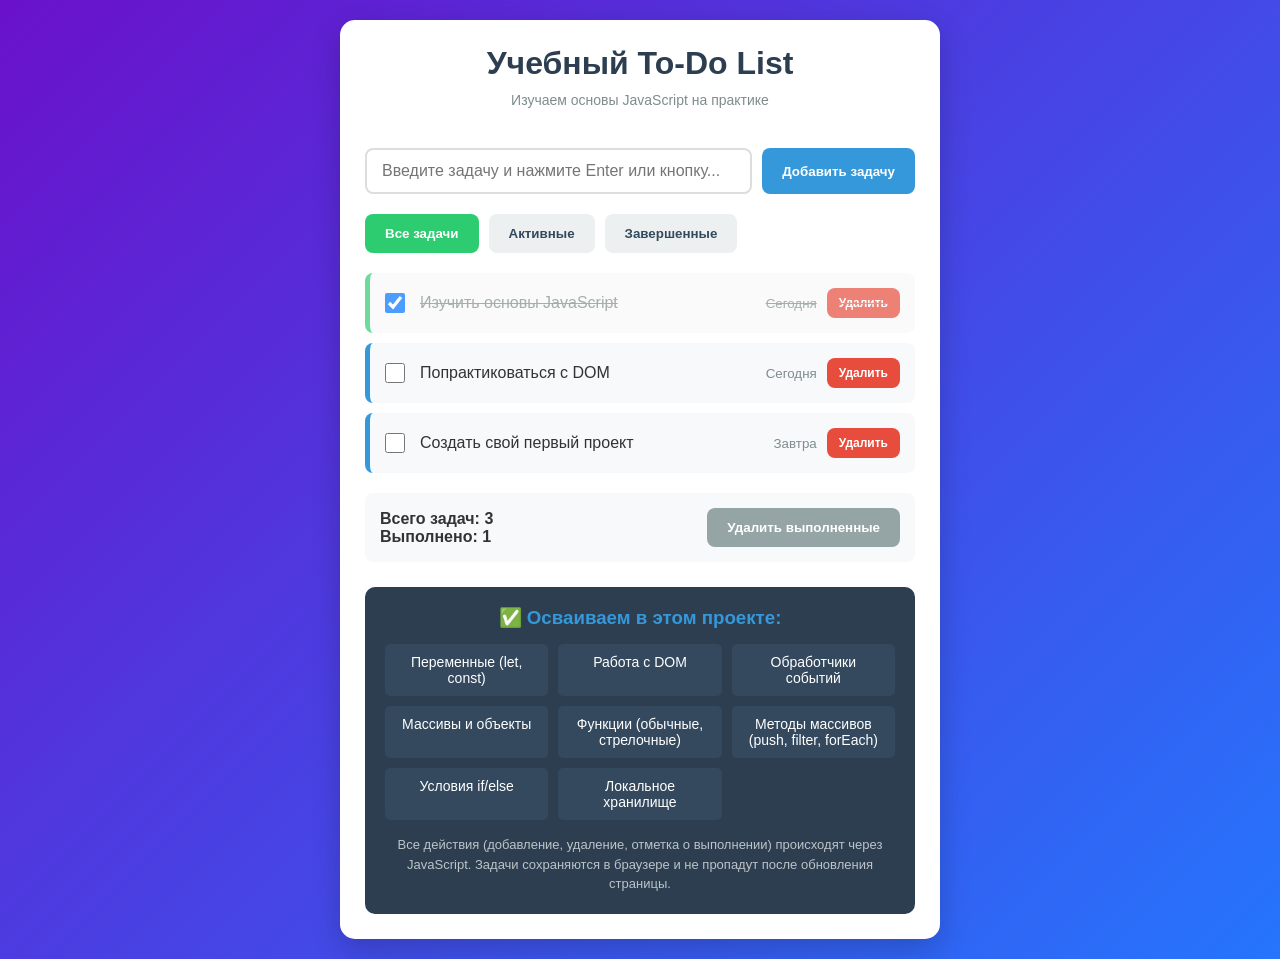
<file: sites/to_do_list.html>
<!DOCTYPE html>
<html lang="ru">
  <head>
    <meta charset="UTF-8">
    <meta name="viewport" content="width=device-width, initial-scale=1.0">
    <title>Учебный To-Do List | Основы JavaScript</title>
    <style>
      
      * {
        margin: 0;
        padding: 0;
        box-sizing: border-box;
        font-family: 'Segoe UI', Tahoma, Geneva, Verdana, sans-serif;
      }
      
      body {
        background: linear-gradient(135deg, #6a11cb 0%, #2575fc 100%);
        min-height: 100vh;
        padding: 20px;
        color: #333;
      }
      
      .container {
        max-width: 600px;
        margin: 0 auto;
        background: white;
        border-radius: 15px;
        box-shadow: 0 10px 30px rgba(0,0,0,0.2);
        overflow: hidden;
        padding: 25px;
      }
      
      header {
        text-align: center;
        margin-bottom: 25px;
        padding-bottom: 15px;
        border-bottom: 2px, solid #f0f0f0;
      }
      
      h1 {
        color: #2c3e50;
        margin-bottom: 10px;
      }
      
      .subtitle {
        color: #7f8c8d;
        font-size: 14px;
      }
      
      .input-section {
        display: flex;
        gap: 10px;
        margin-bottom: 20px;
      }

      #taskInput {
        flex: 1;
        padding: 12px 15px;
        border: 2px solid #ddd;
        border-radius: 8px;
        font-size: 16px;
        transition: border-color 0.3s;
      }
      
      #taskInput:focus {
        outline: none;
        border-color: #3498db;
      }
      
      button {
        padding: 12px 20px;
        background: #3498db;
        color: white;
        border: none;
        border-radius: 8px;
        cursor: pointer;
        font-weight: bold;
        transition: background 0.3s, transform 0.2s;
      }
      
      button:hover {
        background: #2980b9;
        transform: translateY(-2px);
      }

      .filters {
        display: flex;
        gap: 10px;
        margin-bottom: 20px;
        flex-wrap: wrap;
      }

      .filter-btn {
        background: #ecf0f1;
        color: #34495e;
      }

      .filter-btn.active {
        background: #2ecc71;
        color: white;
      }

      #taskList {
        list-style: none;
        margin-bottom: 20px;
      }

      .task-item {
        display: flex;
        align-items: center;
        padding: 15px;
        margin-bottom: 10px;
        background: #f8f9fa;
        border-radius: 8px;
        border-left: 5px solid #3498db;
        transition: all 0.3s;
        animation: fadeIn 0.5s;
      }

      @keyframes fadeIn {
        from { opacity: 0; transform: translateY(-10px); }
        to { opacity: 1; transform: translateY(0); }
      }

      .task-item:hover {
        background: #e8f4fc;
      }

      .task-item.completed {
        opacity: 0.7;
        border-left-color: #2ecc71;
        text-decoration: line-through;
        color: #7f8c8d;
      }

      .task-checkbox {
        width: 20px;
        height: 20px;
        margin-right: 15px;
        cursor: pointer;
      }

      .task-text {
        flex: 1;
        font-size: 16px;
      }

      .delete-btn {
        background: #e74c3c;
        padding: 8px 12px;
        font-size: 12px;
      }

      .delete-btn:hover {
        background: #c0392b;
      }

      .stats {
        display: flex;
        justify-content: space-between;
        align-items: center;
        padding: 15px;
        background: #f8f9fa;
        border-radius: 8px;
        margin-bottom: 25px;
        flex-wrap: wrap;
        gap: 10px;
      }

      .stats p {
        font-weight: bold;
      }

      #clearCompleted {
        background: #95a5a6;
      }

      #clearCompleted:hover {
        background: #7f8c8d;
      }

      .js-concepts {
        background: #2c3e50;
        color: white;
        padding: 20px;
        border-radius: 10px;
        margin-top: 20px;
      }

      .js-concepts h3 {
        color: #3498db;
        margin-bottom: 15px;
        text-align: center;
      }

      .concepts-grid {
        display: grid;
        grid-template-columns: repeat(auto-fill, minmax(150px, 1fr));
        gap: 10px;
      }

      .concept {
        background: #34495e;
        padding: 10px;
        border-radius: 5px;
        text-align: center;
        font-size: 14px;
        transition: transform 0.3s;
      }

      .concept:hover {
        transform: scale(1.05);
        background: #3d566e;
      }

      .explanation {
        font-size: 13px;
        color: #bdc3c7;
        margin-top: 15px;
        line-height: 1.5;
        text-align: center;
      }

      @media (max-width: 600px) {
        .input-section {
          flex-direction: column;
        }

        .filters {
          justify-content: center;
        }

        .stats {
          flex-direction: column;
          text-align: center;
          gap: 15px;
        }
      }
    </style>
  </head>
  <body>
    <div class="container">
      <header>
        <h1>Учебный To-Do List</h1>
        <p class="subtitle">Изучаем основы JavaScript на практике</p>
      </header>

      <main> 
        <div class="input-section">
          <input type="text" id="taskInput" placeholder="Введите задачу и нажмите Enter или кнопку...">
            <button id="addBtn">Добавить задачу</button>
        </div>

        <div class="filters">
          <button class="filter-btn active" data-filter="all">Все задачи</button>
          <button class="filter-btn" data-filter="active">Активные</button>
          <button class="filter-btn" data-filter="completed">Завершенные</button>
        </div>
        
        <ul id="taskList">
           <!-- Задачи будут добавляться через JavaScript -->
        </ul>
          
        <div class="stats">
          <div>
            <p>Всего задач: <span id="totalTasks">0</span></p>
            <p>Выполнено: <span id="completedTasks">0</span></p>
          </div>
          <button id="clearCompleted">Удалить выполненные</button>
        </div>
        
        <div class="js-concepts">
          <h3>✅ Осваиваем в этом проекте:</h3>
          <div class="concepts-grid">
            <div class="concept">Переменные (let, const)</div>
            <div class="concept">Работа с DOM</div>
            <div class="concept">Обработчики событий</div>
            <div class="concept">Массивы и объекты</div>
            <div class="concept">Функции (обычные, стрелочные)</div>
            <div class="concept">Методы массивов (push, filter, forEach)</div>
            <div class="concept">Условия if/else</div>
            <div class="concept">Локальное хранилище</div>
          </div>
          <p class="explanation">
            Все действия (добавление, удаление, отметка о выполнении) происходят через JavaScript. 
            Задачи сохраняются в браузере и не пропадут после обновления страницы.
          </p>
        </div>
      </main>
    </div>
    
    <script>
      // 1. ОБЪЯВЛЕНИЕ ПЕРЕМЕННЫХ И КОНСТАНТ (основа любого скрипта)
      const taskInput = document.getElementById('taskInput');
      const addBtn = document.getElementById('addBtn');
      const taskList = document.getElementById('taskList');
      const totalTasksEl = document.getElementById('totalTasks');
      const completedTasksEl = document.getElementById('completedTasks');
      const clearCompletedBtn = document.getElementById('clearCompleted');
      const filterButtons = document.querySelectorAll('.filter-btn');

      // 2. МАССИВ ДЛЯ ХРАНЕНИЯ ЗАДАЧ (основная структура данных)
      let tasks = [];

      // 3. ФУНКЦИЯ ДОБАВЛЕНИЯ ЗАДАЧИ (основная логика)
      function addTask() {
        const taskText = taskInput.value.trim(); // Получаем значение из поля ввода

        // Проверка на пустую строку (защита от дурака)
        if (taskText === '') {
          alert('Пожалуйста, введите текст задачи!');
          return; // Прерываем выполнение функции
        }

        // Создаем объект задачи (работа с объектами)
        const newTask = {
          id: Date.now(), // Уникальный ID на основе времени
          text: taskText,
          completed: false,
          date: new Date().toLocaleDateString() // Добавляем дату
        };

        // Добавляем задачу в массив (метод массива push)
        tasks.push(newTask);

        // Очищаем поле ввода
        taskInput.value = '';

        // Сохраняем в localStorage (работа с браузерным хранилищем)
        saveTasks();

        // Обновляем отображение
        renderTasks();

        // Фокус обратно на поле ввода для удобства
        taskInput.focus();
      }

      // 4. ФУНКЦИЯ ОТМЕТКИ ВЫПОЛНЕНИЯ
      function toggleTask(id) {
        // Находим задачу по ID (метод массива find)
        const task = tasks.find(task => task.id === id);

        // Меняем статус на противоположный (логическое НЕ)
        if (task) {
          task.completed = !task.completed;
          saveTasks();
          renderTasks();
        }
      }

      // 5. ФУНКЦИЯ УДАЛЕНИЯ ЗАДАЧИ
      function deleteTask(id) {
        // Фильтруем массив, оставляя все задачи кроме удаляемой (метод filter)
        tasks = tasks.filter(task => task.id !== id);
        saveTasks();
        renderTasks();
      }

      // 6. ФУНКЦИЯ ОТОБРАЖЕНИЯ ЗАДАЧ (работа с DOM)
      function renderTasks(filter = 'all') {
        // Очищаем список перед рендером
        taskList.innerHTML = '';

        // Фильтрация задач в зависимости от выбранного фильтра
        let filteredTasks = tasks;
        if (filter === 'active') {
          filteredTasks = tasks.filter(task => !task.completed);
        } else if (filter === 'completed') {
          filteredTasks = tasks.filter(task => task.completed);
        }

        // Перебираем отфильтрованные задачи и создаем элементы (метод forEach)
        filteredTasks.forEach(task => {
          const li = document.createElement('li'); // Создание элемента
          li.className = `task-item ${task.completed ? 'completed' : ''}`; // Классы по условию
          li.setAttribute('data-id', task.id); // Добавляем data-атрибут

          // Внутренний HTML элемента (шаблонная строка)
          li.innerHTML = `
                    <input type="checkbox" class="task-checkbox" ${task.completed ? 'checked' : ''}>
                    <span class="task-text">${task.text}</span>
                    <small style="color: #7f8c8d; margin-right: 10px;">${task.date}</small>
                    <button class="delete-btn">Удалить</button>
                `;

          // Добавляем элемент в список (работа с DOM)
          taskList.appendChild(li);

          // 7. НАЗНАЧЕНИЕ ОБРАБОТЧИКОВ СОБЫТИЙ на элементы
          const checkbox = li.querySelector('.task-checkbox');
          const deleteBtn = li.querySelector('.delete-btn');

          // Обработчик для чекбокса (отметка выполнения)
          checkbox.addEventListener('click', () => toggleTask(task.id));

          // Обработчик для кнопки удаления
          deleteBtn.addEventListener('click', () => deleteTask(task.id));

          // Дополнительно: клик по тексту задачи тоже отмечает ее
          const taskText = li.querySelector('.task-text');
          taskText.addEventListener('click', () => toggleTask(task.id));
        });

        // Обновляем счетчики
        updateStats();
      }

      // 8. ФУНКЦИЯ ОБНОВЛЕНИЯ СТАТИСТИКИ
      function updateStats() {
        const total = tasks.length;
        const completed = tasks.filter(task => task.completed).length;

        totalTasksEl.textContent = total;
        completedTasksEl.textContent = completed;
      }

      // 9. ФУНКЦИЯ СОХРАНЕНИЯ В LOCALSTORAGE (работа с Web API)
      function saveTasks() {
        // Преобразуем массив в строку JSON для хранения
        localStorage.setItem('tasks', JSON.stringify(tasks));
      }

      // 10. ФУНКЦИЯ ЗАГРУЗКИ ИЗ LOCALSTORAGE
      function loadTasks() {
        const savedTasks = localStorage.getItem('tasks');

        // Если есть сохраненные задачи, парсим их из JSON
        if (savedTasks) {
          tasks = JSON.parse(savedTasks);
          renderTasks();
        }
      }

      // 11. ФУНКЦИЯ ОЧИСТКИ ВЫПОЛНЕННЫХ ЗАДАЧ
      function clearCompletedTasks() {
        // Оставляем только незавершенные задачи
        tasks = tasks.filter(task => !task.completed);
        saveTasks();
        renderTasks();
      }

      // 12. ФУНКЦИЯ ФИЛЬТРАЦИИ ЗАДАЧ
      function setFilter(filter) {
        // Обновляем активную кнопку фильтра
        filterButtons.forEach(btn => {
          if (btn.dataset.filter === filter) {
            btn.classList.add('active');
          } else {
            btn.classList.remove('active');
          }
        });

        // Рендерим задачи с учетом фильтра
        renderTasks(filter);
      }

      // 13. ОСНОВНОЙ КОД - ИНИЦИАЛИЗАЦИЯ И НАЗНАЧЕНИЕ СОБЫТИЙ
      document.addEventListener('DOMContentLoaded', () => {
        // Загружаем задачи при загрузке страницы
        loadTasks();

        // Обработчик для кнопки добавления
        addBtn.addEventListener('click', addTask);

        // Обработчик для поля ввода (добавление по Enter)
        taskInput.addEventListener('keypress', (e) => {
          if (e.key === 'Enter') {
            addTask();
          }
        });

        // Обработчик для очистки выполненных задач
        clearCompletedBtn.addEventListener('click', clearCompletedTasks);

        // Обработчики для кнопок фильтрации
        filterButtons.forEach(btn => {
          btn.addEventListener('click', () => {
            const filter = btn.dataset.filter;
            setFilter(filter);
          });
        });

        // Пример работы с массивами - начальные задачи для демонстрации
        if (tasks.length === 0) {
          const demoTasks = [
            { id: 1, text: 'Изучить основы JavaScript', completed: true, date: 'Сегодня' },
            { id: 2, text: 'Попрактиковаться с DOM', completed: false, date: 'Сегодня' },
            { id: 3, text: 'Создать свой первый проект', completed: false, date: 'Завтра' }
          ];
          tasks = demoTasks;
          saveTasks();
          renderTasks();
        }
      });

      // 14. ДОПОЛНИТЕЛЬНО: Пример работы с объектом Date и строками
      console.log('Проект загружен! Текущая дата:', new Date().toLocaleDateString());
      console.log('Используемые методы массивов:', ['push', 'filter', 'find', 'forEach'].join(', '));
    </script>
  </body>
</html>
</file>
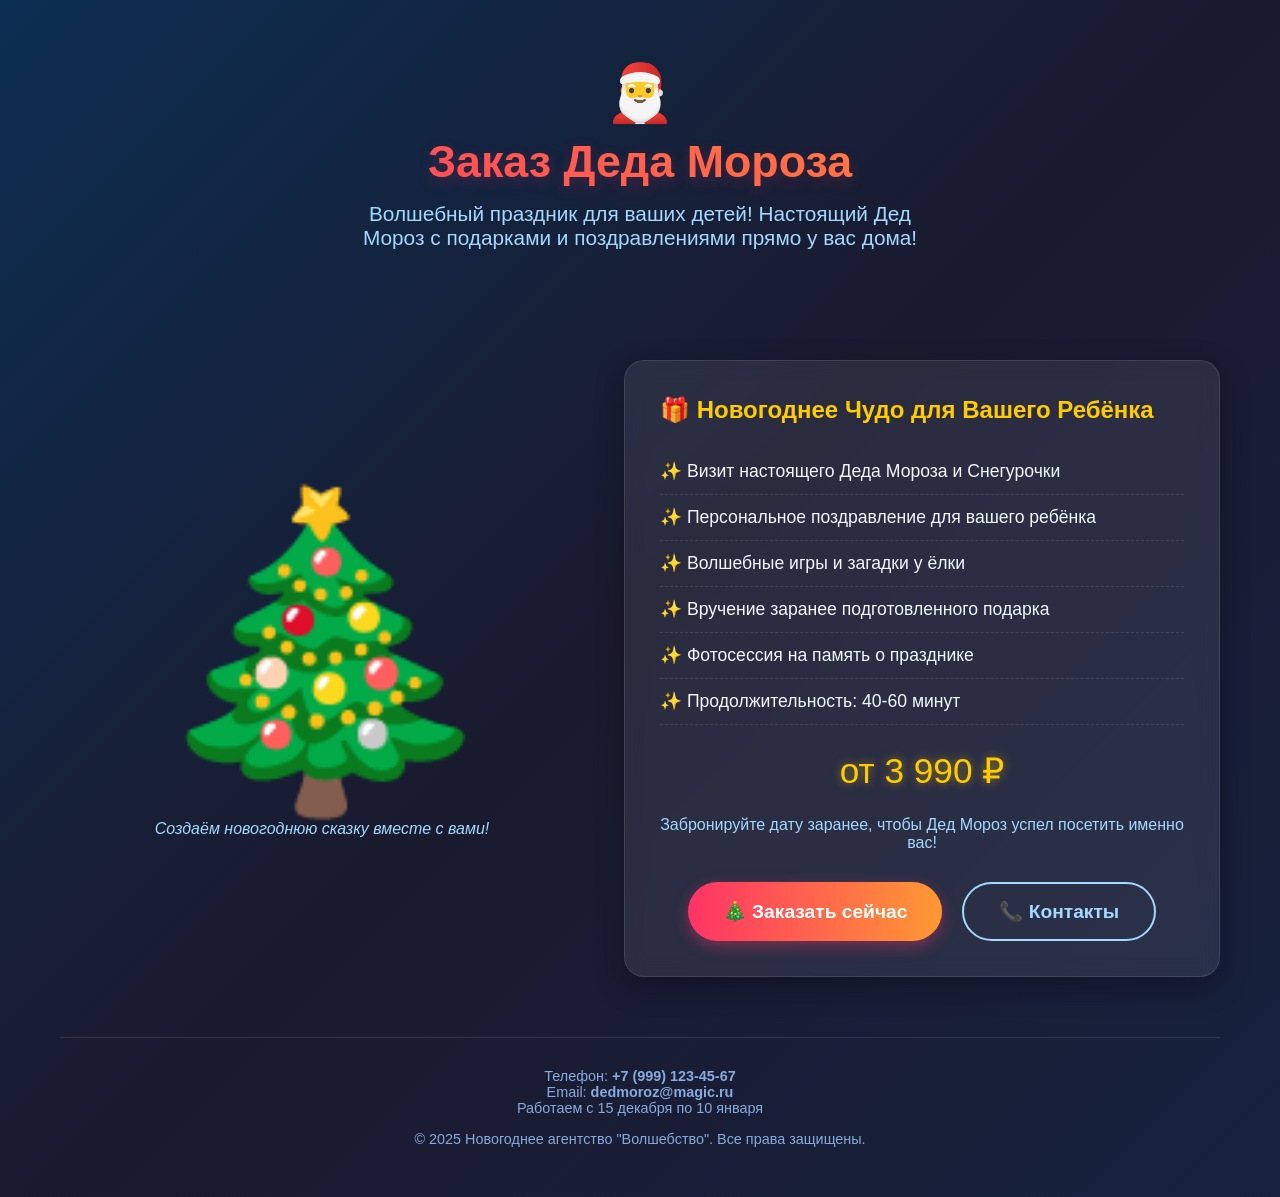
<file: sites/dedmoroz/main.html>
<!DOCTYPE html>
<html lang="ru">
  <head>
    <meta charset="UTF-8">
    <meta name="viewport" content="width=device-width, initial-scale=1.0">
    <title>Заказ Деда Мороза | Волшебство к вам домой</title>
    <link rel="icon" href="data:image/svg+xml,<svg xmlns=%22http://www.w3.org/2000/svg%22 viewBox=%220 0 100 100%22><text y=%22.9em%22 font-size=%2290%22>🎅</text></svg>">
    <style>
      /* === ВСТРОЕННЫЙ CSS === */
      * {
        margin: 0;
        padding: 0;
        box-sizing: border-box;
        font-family: 'Segoe UI', Tahoma, Geneva, Verdana, sans-serif;
      }

      body {
        background: linear-gradient(135deg, #0c2e52 0%, #1a1a2e 50%, #16213e 100%);
        color: #f0f8ff;
        min-height: 100vh;
        overflow-x: hidden;
        position: relative;
      }

      /* Снежинки */
      .snowflake {
        position: fixed;
        background: white;
        border-radius: 50%;
        opacity: 0.8;
        z-index: 0;
        pointer-events: none;
      }

      /* Контейнер */
      .container {
        max-width: 1200px;
        margin: 0 auto;
        padding: 20px;
        position: relative;
        z-index: 1;
      }

      /* Шапка */
      header {
        text-align: center;
        padding: 40px 20px;
        animation: fadeIn 1.5s ease;
      }

      .logo {
        font-size: 3.5rem;
        margin-bottom: 10px;
      }

      h1 {
        font-size: 2.8rem;
        margin-bottom: 15px;
        background: linear-gradient(90deg, #ff3366, #ff9933);
        -webkit-background-clip: text;
        -webkit-text-fill-color: transparent;
        text-shadow: 0 5px 15px rgba(255, 51, 102, 0.2);
      }

      .subtitle {
        font-size: 1.3rem;
        color: #a3d9ff;
        max-width: 600px;
        margin: 0 auto 30px;
      }

      /* Основной контент */
      .main-content {
        display: flex;
        flex-wrap: wrap;
        gap: 40px;
        justify-content: center;
        align-items: center;
        margin: 40px 0;
      }

      .hero-image {
        flex: 1;
        min-width: 300px;
        text-align: center;
      }

      .hero-image img {
        max-width: 100%;
        border-radius: 20px;
        box-shadow: 0 15px 35px rgba(0, 0, 0, 0.5);
        border: 3px solid #ff3366;
        transform: perspective(800px) rotateY(-10deg);
        transition: transform 0.5s;
      }

      .hero-image img:hover {
        transform: perspective(800px) rotateY(0deg);
      }

      .order-info {
        flex: 1;
        min-width: 300px;
        background: rgba(255, 255, 255, 0.08);
        backdrop-filter: blur(10px);
        border-radius: 20px;
        padding: 35px;
        border: 1px solid rgba(255, 255, 255, 0.1);
        box-shadow: 0 10px 30px rgba(0, 0, 0, 0.3);
      }

      .features {
        list-style: none;
        margin: 25px 0;
      }

      .features li {
        padding: 12px 0;
        border-bottom: 1px dashed rgba(255, 255, 255, 0.1);
        font-size: 1.1rem;
      }

      .features li:before {
        content: "✨ ";
      }

      .price {
        font-size: 2.2rem;
        color: #ffcc00;
        text-align: center;
        margin: 25px 0;
        text-shadow: 0 0 10px rgba(255, 204, 0, 0.5);
      }

      /* Кнопки */
      .buttons {
        display: flex;
        gap: 20px;
        justify-content: center;
        margin-top: 30px;
        flex-wrap: wrap;
      }

      .btn {
        padding: 16px 35px;
        border-radius: 50px;
        font-size: 1.2rem;
        font-weight: bold;
        cursor: pointer;
        transition: all 0.3s ease;
        border: none;
        display: inline-flex;
        align-items: center;
        justify-content: center;
        gap: 10px;
        text-decoration: none;
      }

      .btn-primary {
        background: linear-gradient(90deg, #ff3366, #ff9933);
        color: white;
        box-shadow: 0 5px 15px rgba(255, 51, 102, 0.4);
      }

      .btn-primary:hover {
        transform: translateY(-5px);
        box-shadow: 0 10px 20px rgba(255, 51, 102, 0.6);
      }

      .btn-secondary {
        background: transparent;
        color: #a3d9ff;
        border: 2px solid #a3d9ff;
      }

      .btn-secondary:hover {
        background: rgba(163, 217, 255, 0.1);
        transform: translateY(-3px);
      }

      /* Подвал */
      footer {
        text-align: center;
        margin-top: 60px;
        padding: 30px;
        color: #88aadd;
        border-top: 1px solid rgba(255, 255, 255, 0.1);
        font-size: 0.9rem;
      }

      /* Анимации */
      @keyframes fadeIn {
        from { opacity: 0; transform: translateY(30px); }
        to { opacity: 1; transform: translateY(0); }
      }

      @keyframes pulse {
        0% { transform: scale(1); }
        50% { transform: scale(1.05); }
        100% { transform: scale(1); }
      }

      .pulse {
        animation: pulse 2s infinite;
      }

      /* Адаптивность */
      @media (max-width: 768px) {
        h1 { font-size: 2.2rem; }
        .logo { font-size: 2.8rem; }
        .subtitle { font-size: 1.1rem; }
        .btn { padding: 14px 25px; font-size: 1rem; }
      }
    </style>
  </head>
  <body>
    <!-- Снежинки будут созданы через JS -->

    <div class="container">
      <header>
        <div class="logo">🎅</div>
        <h1>Заказ Деда Мороза</h1>
        <p class="subtitle">Волшебный праздник для ваших детей! Настоящий Дед Мороз с подарками и поздравлениями прямо у вас дома!</p>
      </header>

      <main class="main-content">
        <div class="hero-image">
          <!-- Декоративное изображение -->
          <div style="font-size: 300px; line-height: 1; color: #ff3366;">🎄</div>
          <p style="margin-top: 20px; font-style: italic; color: #a3d9ff;">Создаём новогоднюю сказку вместе с вами!</p>
        </div>

        <div class="order-info">
          <h2 style="color: #ffcc00; margin-bottom: 20px;">🎁 Новогоднее Чудо для Вашего Ребёнка</h2>

          <ul class="features">
            <li>Визит настоящего Деда Мороза и Снегурочки</li>
            <li>Персональное поздравление для вашего ребёнка</li>
            <li>Волшебные игры и загадки у ёлки</li>
            <li>Вручение заранее подготовленного подарка</li>
            <li>Фотосессия на память о празднике</li>
            <li>Продолжительность: 40-60 минут</li>
          </ul>

          <div class="price">от 3 990 ₽</div>

          <p style="text-align: center; color: #a3d9ff; margin-bottom: 20px;">Забронируйте дату заранее, чтобы Дед Мороз успел посетить именно вас!</p>

          <div class="buttons">
            <a href="form.html" class="btn btn-primary pulse">🎄 Заказать сейчас</a>
            <a href="contacts.html" class="btn btn-secondary">📞 Контакты</a>
          </div>
        </div>
      </main>

      <footer id="contacts">
        <p>Телефон: <strong>+7 (999) 123-45-67</strong></p>
        <p>Email: <strong>dedmoroz@magic.ru</strong></p>
        <p>Работаем с 15 декабря по 10 января</p>
        <p style="margin-top: 15px;">© 2025 Новогоднее агентство "Волшебство". Все права защищены.</p>
      </footer>
    </div>

    <!-- ВСТРОЕННЫЙ JavaScript -->
    <script>
      // Создание снежинок
      function createSnowflakes() {
        const snowflakesContainer = document.body;
        const snowflakeCount = 80;

        for (let i = 0; i < snowflakeCount; i++) {
          const snowflake = document.createElement('div');
          snowflake.classList.add('snowflake');

          // Случайные параметры снежинок
          const size = Math.random() * 10 + 5;
          const posX = Math.random() * 100;
          const opacity = Math.random() * 0.7 + 0.3;
          const animationDuration = Math.random() * 10 + 10;
          const delay = Math.random() * 10;

          snowflake.style.width = `${size}px`;
          snowflake.style.height = `${size}px`;
          snowflake.style.left = `${posX}vw`;
          snowflake.style.top = '-20px';
          snowflake.style.opacity = opacity;
          snowflake.style.animation = `fall ${animationDuration}s linear ${delay}s infinite`;

          // Добавляем CSS анимацию для падения
          const style = document.createElement('style');
          style.textContent = `
                                @keyframes fall {
                                    0% {
                                        transform: translateY(0) rotate(0deg);
                                        opacity: ${opacity};
                                    }
                                    100% {
                                        transform: translateY(100vh) rotate(360deg);
                                        opacity: 0;
                                    }
                                }
                            `;
          document.head.appendChild(style);

          snowflakesContainer.appendChild(snowflake);
        }
      }

      // Запуск при загрузке страницы
      document.addEventListener('DOMContentLoaded', function() {
        createSnowflakes();

        // Анимация для кнопок при наведении
        const buttons = document.querySelectorAll('.btn');
        buttons.forEach(btn => {
          btn.addEventListener('mouseenter', function() {
            this.style.transform = 'translateY(-5px)';
          });
          btn.addEventListener('mouseleave', function() {
            if (!this.classList.contains('pulse')) {
              this.style.transform = 'translateY(0)';
            }
          });
        });

        // Консольное поздравление
        console.log('%c🎄 С Новым Годом! 🎅', 'color: #ff3366; font-size: 18px; font-weight: bold;');
        console.log('%cПусть ваши праздники будут волшебными!', 'color: #a3d9ff; font-size: 14px;');
      });
    </script>
  </body>
</html>
</file>
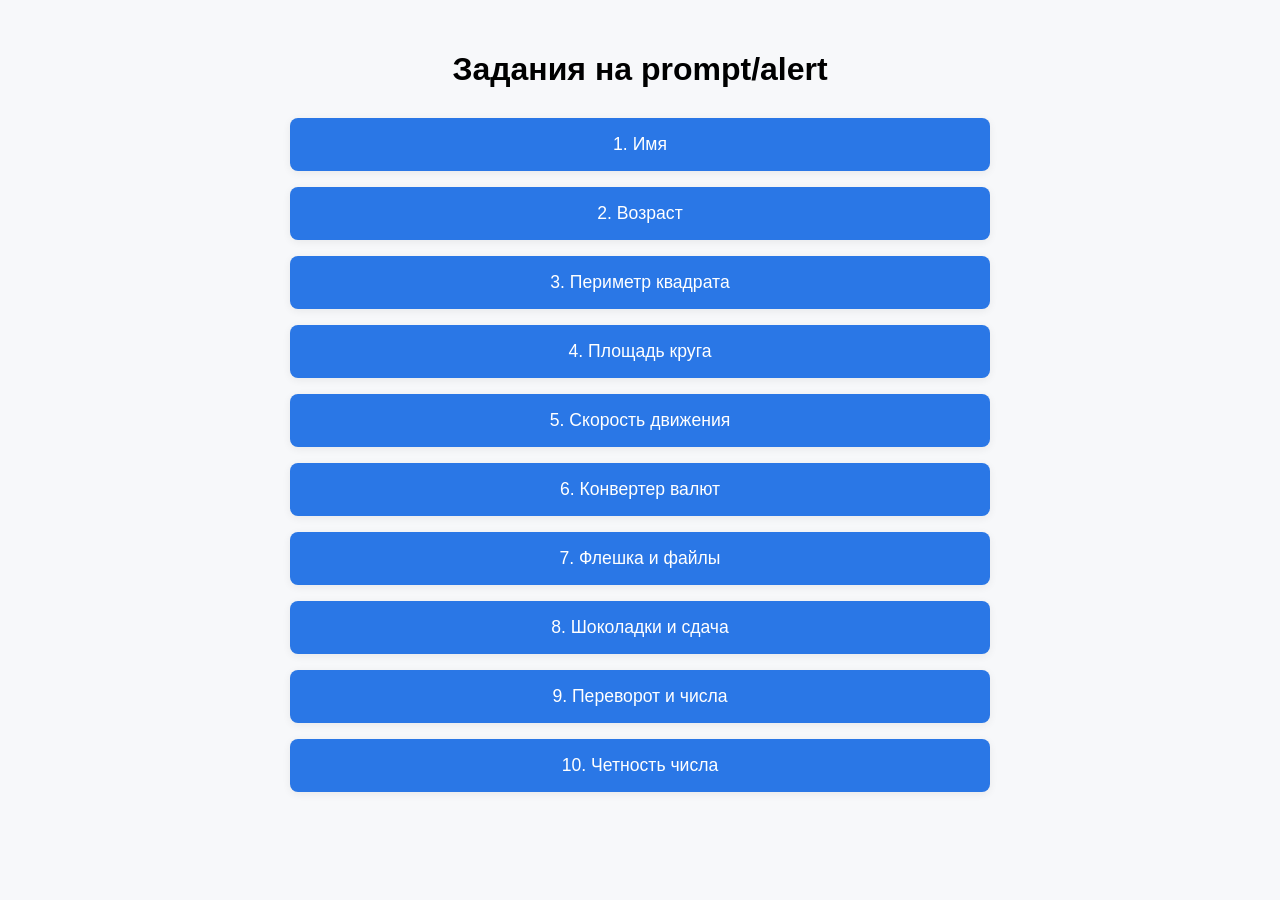
<file: sites/DZ/task_prompt-alert.html>
<!DOCTYPE html>
<html lang="ru">
  <head>
    <meta charset="UTF-8">
    <title>Практические задания на prompt/alert</title>
  </head>
  <body>
    <h1>Задания на prompt/alert</h1>
    <div class="button-grid">
      <button onclick="task1()">1. Имя</button>
      <button onclick="task2()">2. Возраст</button>
      <button onclick="task3()">3. Периметр квадрата</button>
      <button onclick="task4()">4. Площадь круга</button>
      <button onclick="task5()">5. Скорость движения</button>
      <button onclick="task6()">6. Конвертер валют</button>
      <button onclick="task7()">7. Флешка и файлы</button>
      <button onclick="task8()">8. Шоколадки и сдача</button>
      <button onclick="task9()">9. Переворот и числа</button>
      <button onclick="task10()">10. Четность числа</button>
    </div>
    
    <style>
      body {
  font-family: sans-serif;
  background: #f7f8fa;
  margin: 0;
  padding: 30px;
}

h1 {
  text-align: center;
  margin-bottom: 30px;
}

.button-grid {
  display: grid;
  grid-template-columns: repeat(auto-fit), minmax(220px, 1fr);
  gap: 16px;
  max-width: 700px;
  margin: 0 auto;
}

.button-grid button {
  padding: 16px;
  font-size: 1.1rem;
  border-radius: 8px;
  border: none;
  background: #2a77e6;
  color: white;
  transition: background 0.2s;
  cursor: pointer;
  box-shadow: 0 2px 8px #0001;
}

.button-grid button.hover {
  background: #1658a8;
}
    </style>
    
    <script>
      function task1() {
  const name = prompt("Введите ваше имя:");
  alert("Привет, " + name + "!");
}

function task2() {
  const yearBorn = prompt("Введите год рождения:");
  const thisYear = 2025;
  alert("Вам " + (thisYear - Number(yearBorn)) + " лет.");
}

function task3() {
  const len = prompt("Введите длину стороны квадрата:");
  alert("Периметр квадрата: " + (len * 4));
}

function task4() {
  const R = prompt("Введите радиус окружности:");
  const pi = 3.14;
  alert("Площадь окружности: " + (pi * R * R));
}

function task5() {
  const S = prompt("Введите расстояние между городами:");
  const T = prompt("Введите время за которое хотите добраться:")
  alert("Вам нужно двигаться со скоростью " + (S / T) + "км/ч");
}

function task6() {
  const usd = prompt("Введите валюту в USD:");
  const course = 0.86;
  alert("EUR: " + (usd * course));
}

function task7() {
  const flash = prompt("Введите объем флешки в ГБ:");
  const file = 820;
  alert("Можно вместить " + Math.round(flash / file) + " файлов");
}

function task8() {
  const money = prompt("Введите баланс:");
  const product = prompt("Цена:");
  const result = Math.trunc(money / product);
  alert("Вы можете купить " + result + " шоколадок");
  alert("Сдача: " + (money - (product * result)) + " рублей");
}

function task9() {
  const num = prompt("Введите число:");
  let str = num.toString();
  let reversedStr = str.split('').reverse().join('');
  let reversedNum = parseInt(reversedStr, 10);
  alert(reversedNum);
}

function task10() {
  const num = prompt("Введите число:");
  const number = Math.trunc(num);
  const isEven = number % 2 === 0;
  alert(isEven? 'Чётное число' : 'Нечётное число');
}
    </script>
    
  </body>
</html>
</file>
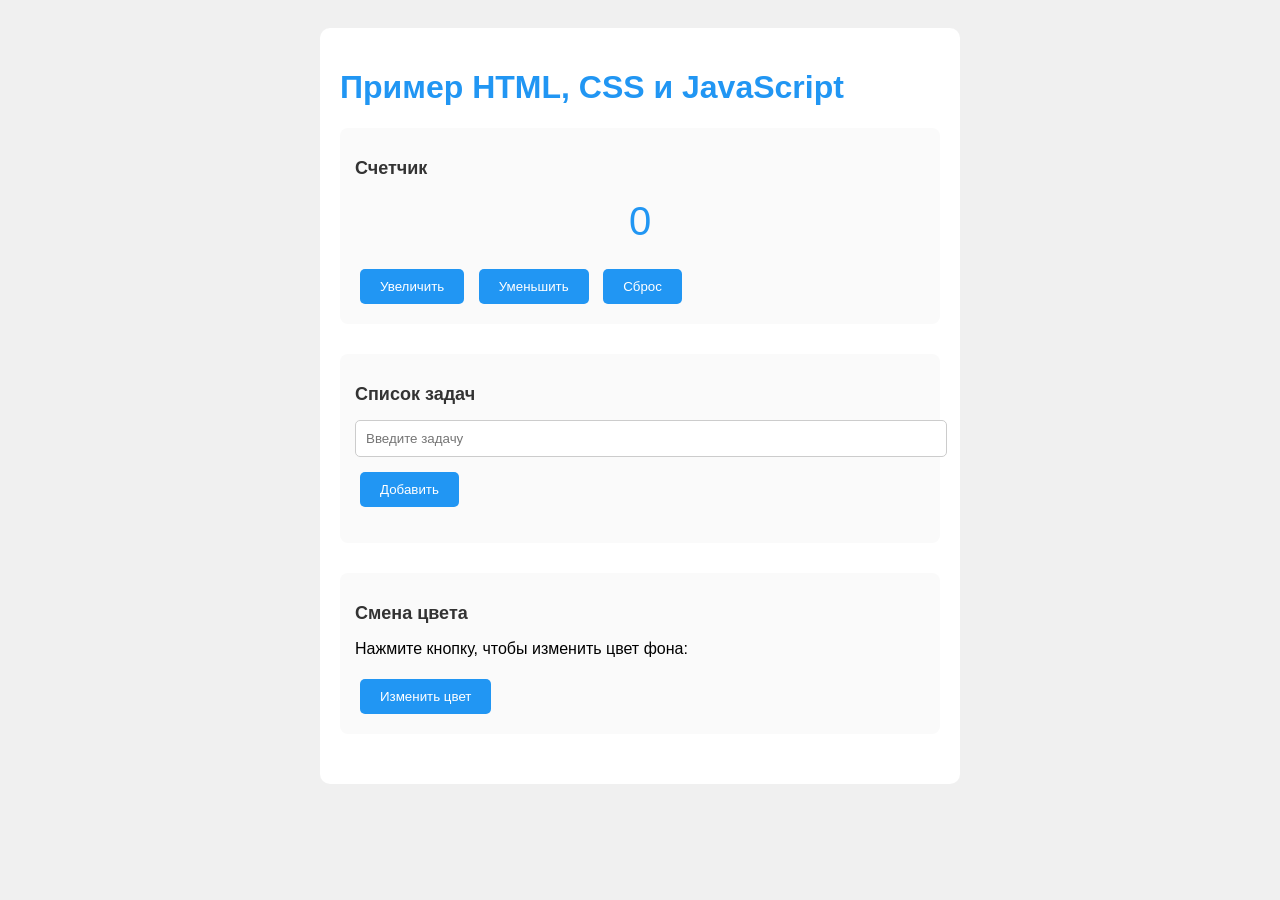
<file: sites/others/DZ.html>
<!DOCTYPE html>
<html lang="ru">
<head>
    <meta charset="UTF-8">
    <meta name="viewport" content="width=device-width, initial-scale=1.0">
    <title>Пример с JavaScript</title>
<script src="script.js"></script>
<link rel="stylesheet" href="style.css">
</head>
<body>
    <div class="container">
        <h1>Пример HTML, CSS и JavaScript</h1>

        <!-- Счетчик -->
        <div class="section">
            <h2>Счетчик</h2>
            <div class="counter" id="counter">0</div>
            <button onclick="increment()">Увеличить</button>
            <button onclick="decrement()">Уменьшить</button>
            <button onclick="reset()">Сброс</button>
        </div>

        <!-- Список задач -->
        <div class="section">
            <h2>Список задач</h2>
            <input type="text" id="taskInput" placeholder="Введите задачу">
            <button onclick="addTask()">Добавить</button>
            <ul id="taskList"></ul>
        </div>

        <!-- Смена цвета -->
        <div class="section" id="colorSection">
            <h2>Смена цвета</h2>
            <p>Нажмите кнопку, чтобы изменить цвет фона:</p>
            <button onclick="changeColor()">Изменить цвет</button>
        </div>
    </div>
</body>
</html>
</file>
<file: sites/others/style.css>
body {
  font-family: Arial, sans-serif;
  background-color: #f0f0f0;
  padding: 20px;
}

.container {
  max-width: 600px;
  margin: 0 auto;
  background: white;
  padding: 20px;
  border-radius: 10px;
}

h1 {
  color: #2196F3;
}

h2 {
  color: #333;
  font-size: 18px;
}

/* Стили для кнопок */
button {
  background: #2196F3;
  color: white;
  border: none;
  padding: 10px 20px;
  border-radius: 5px;
  cursor: pointer;
  margin: 5px;
}

button:hover {
  background: #1976D2;
}

/* Поле ввода */
input {
  width: 100%;
  padding: 10px;
  border: 1px solid #ccc;
  border-radius: 5px;
  margin-bottom: 10px;
}

/* Счетчик */
.counter {
  font-size: 40px;
  text-align: center;
  margin: 20px 0;
  color: #2196F3;
}

/* Список */
ul {
  list-style: none;
  padding: 0;
}

li {
  background: #f9f9f9;
  padding: 10px;
  margin: 5px 0;
  border-radius: 5px;
  border: 1px solid #ddd;
}

.section {
  margin-bottom: 30px;
  padding: 15px;
  background: #fafafa;
  border-radius: 8px;
}
</file>
